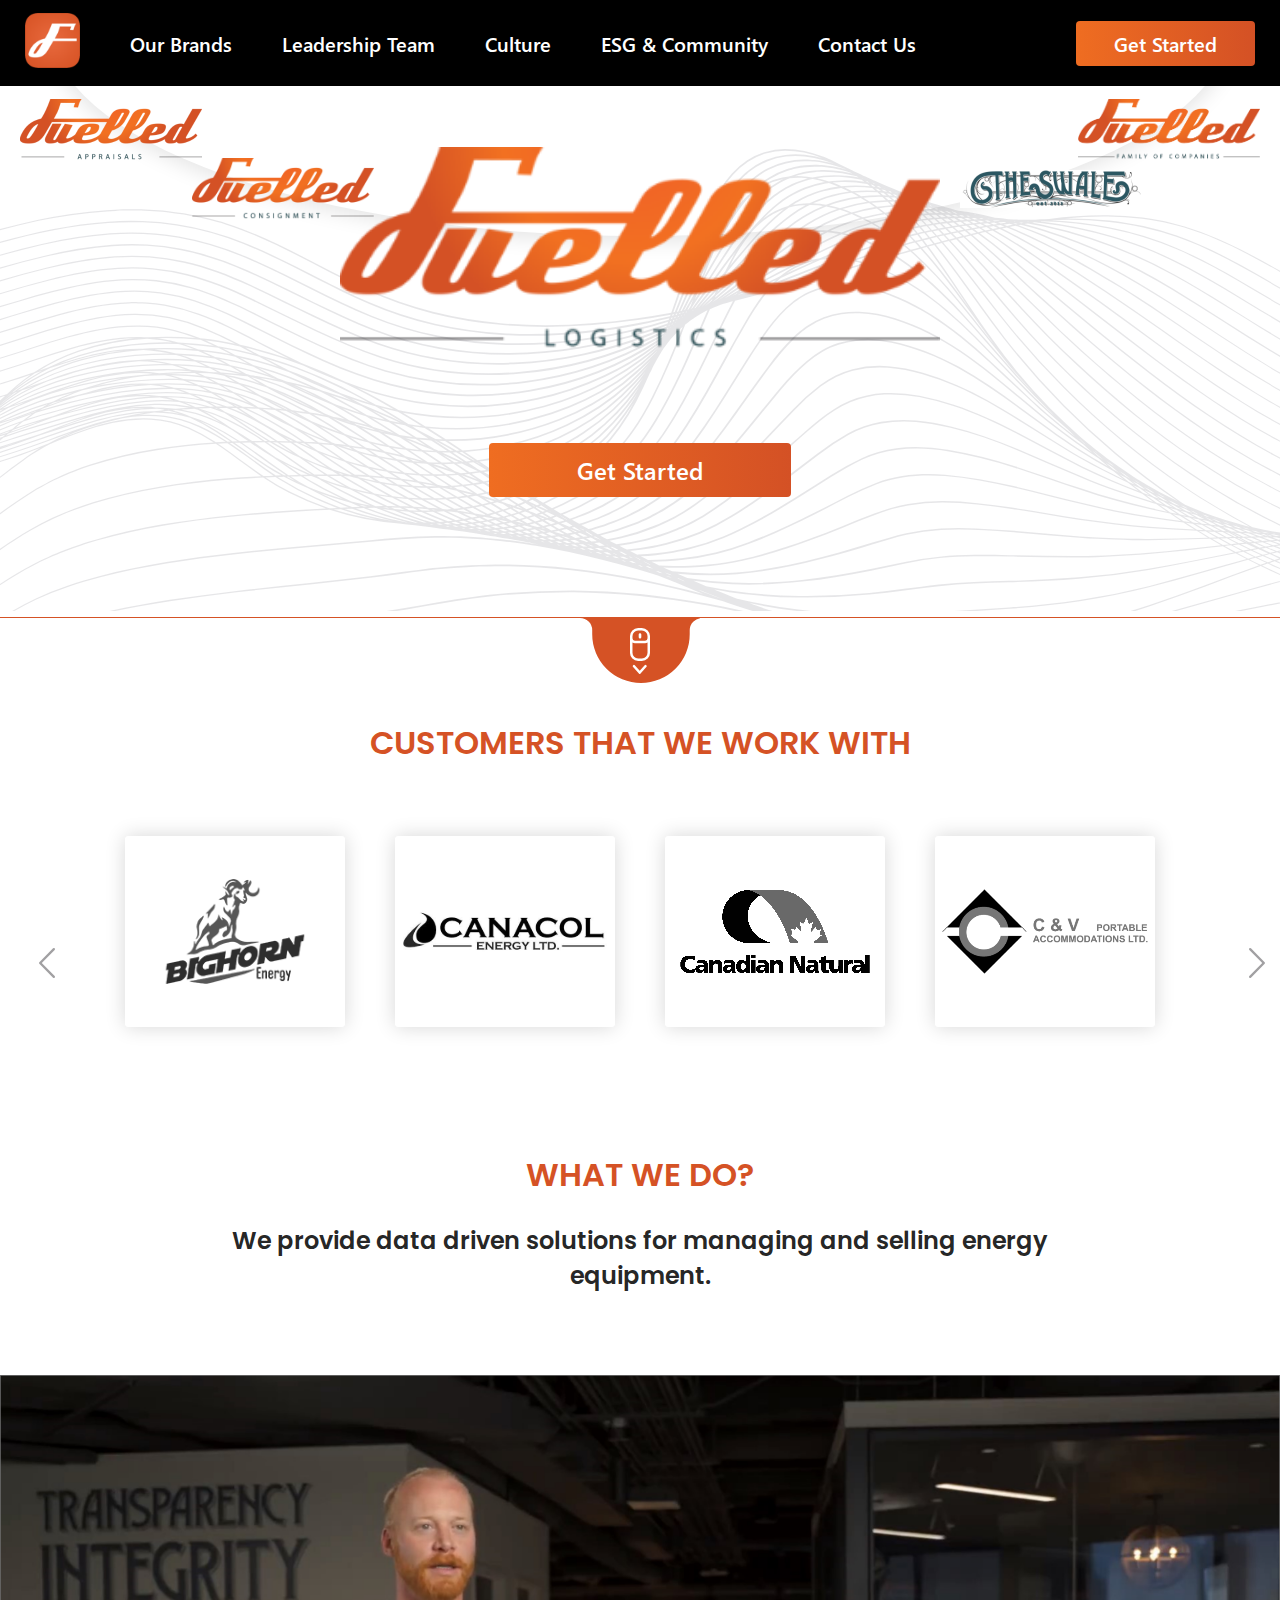
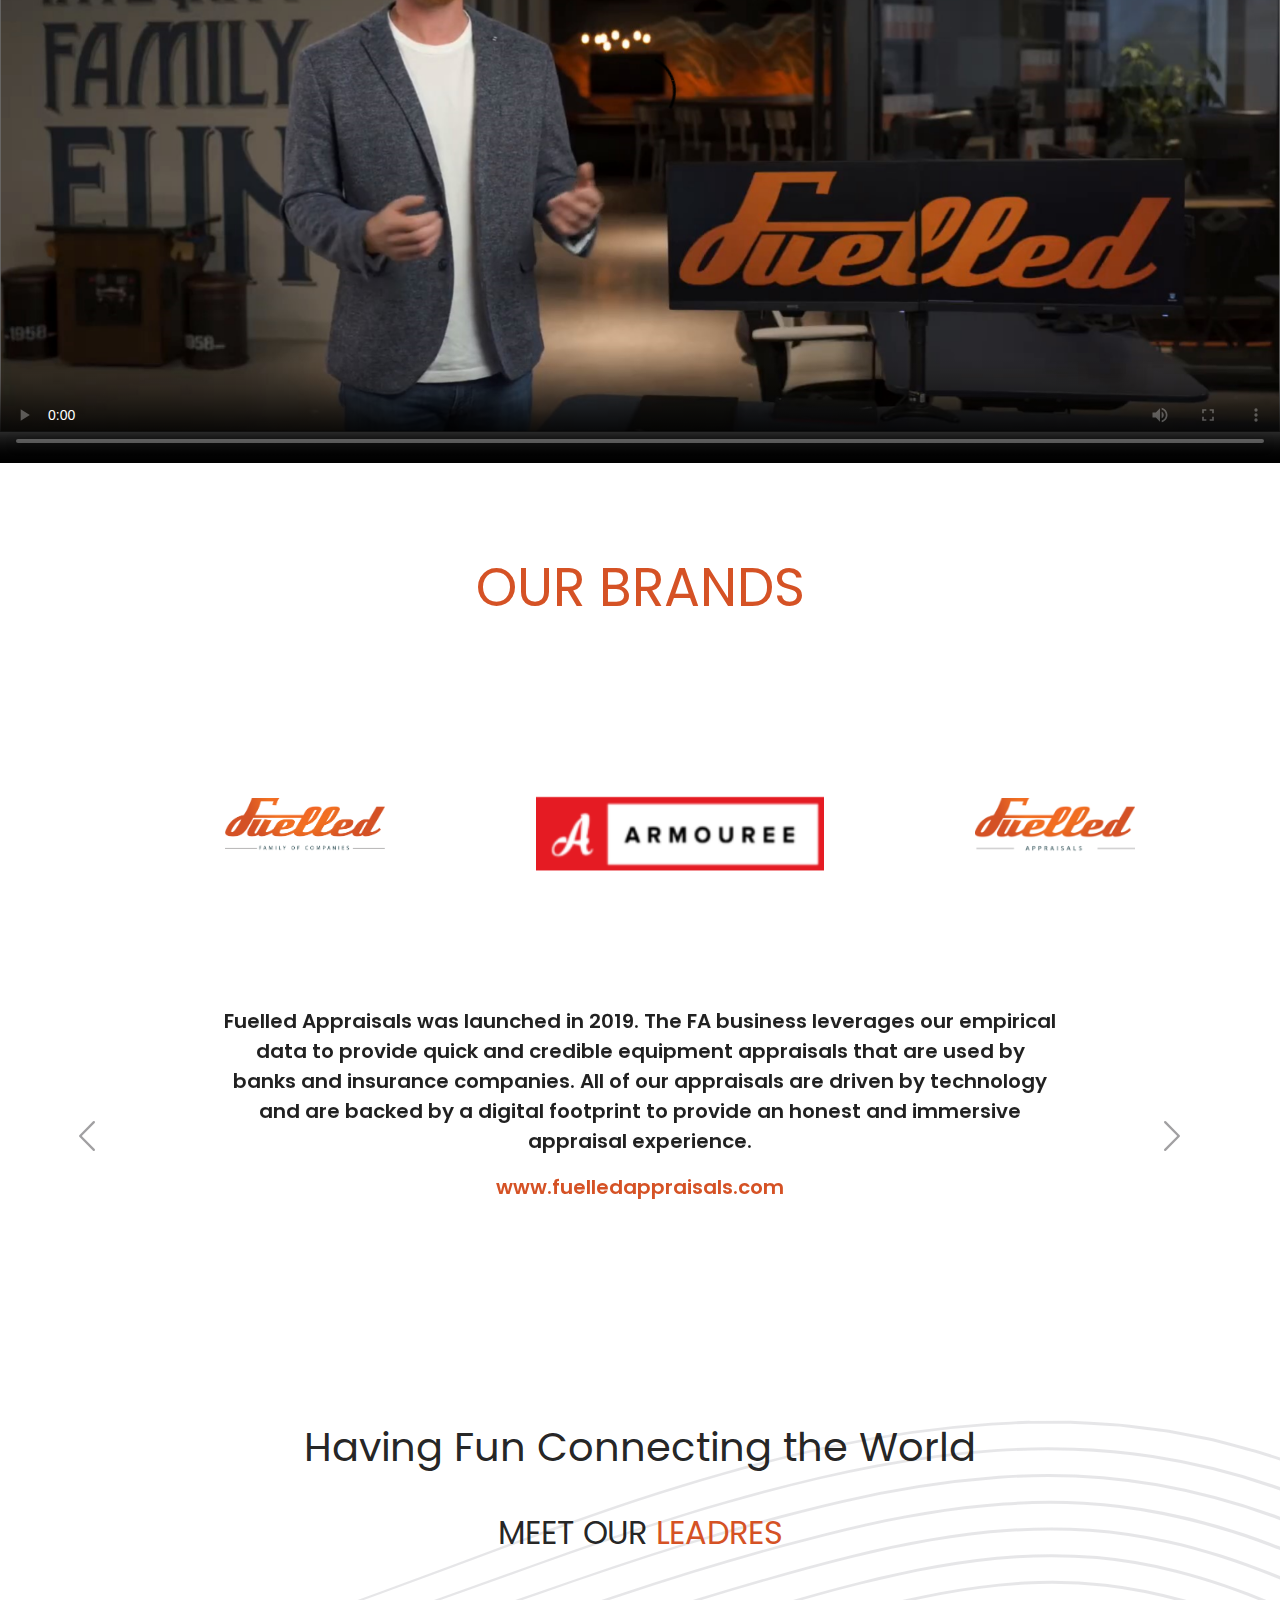
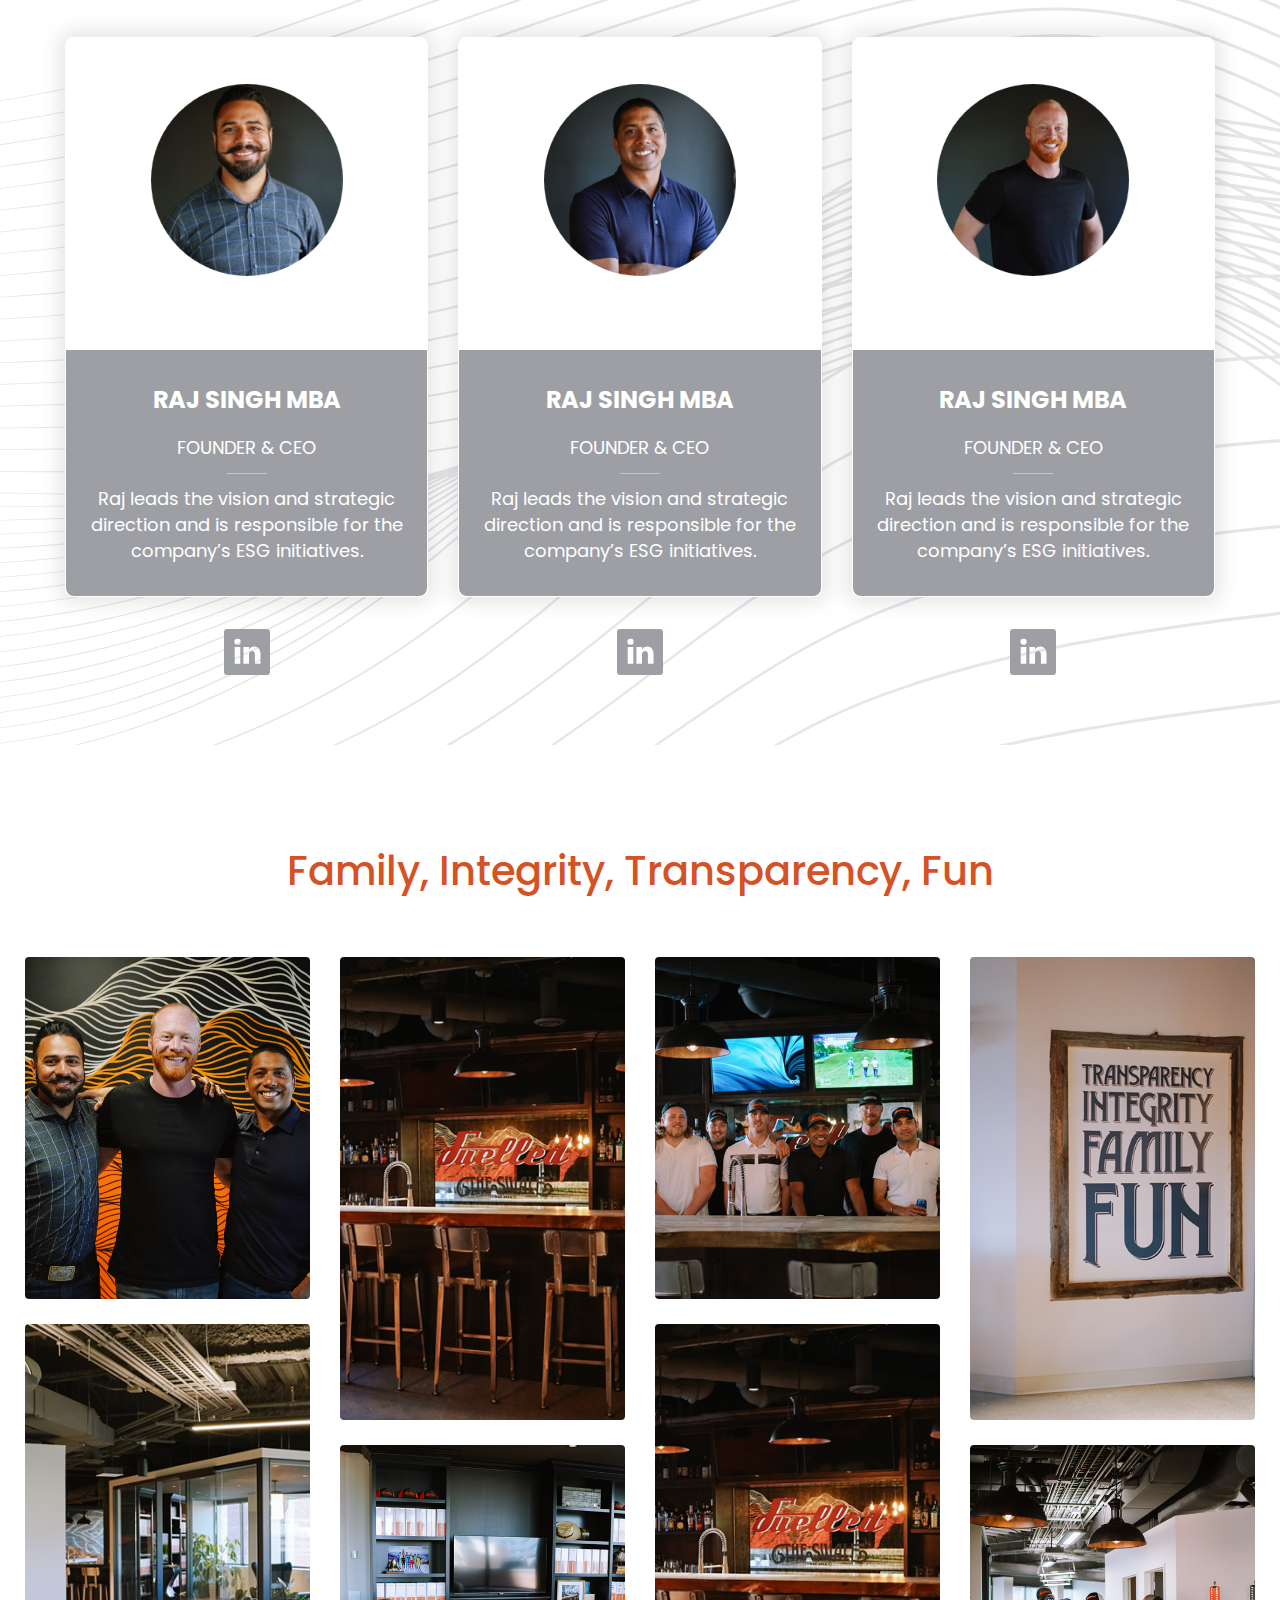
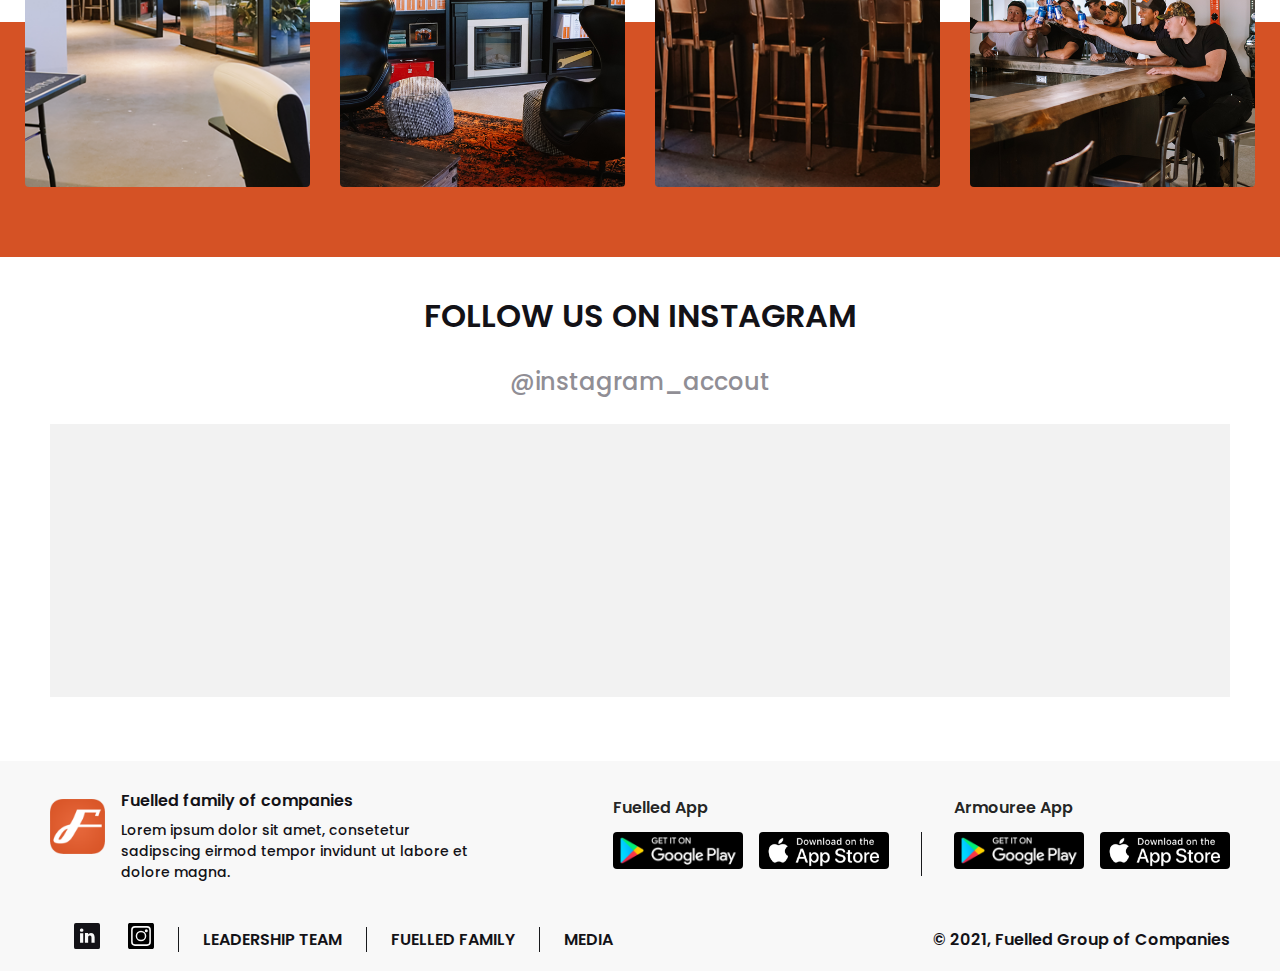
<file: index.html>
<!DOCTYPE html>
<html lang="en">

<head>
    <meta charset="UTF-8">
    <meta http-equiv="X-UA-Compatible" content="IE=edge">
    <meta name="viewport" content="width=device-width, initial-scale=1.0">
    <!-- Compiled and minified CSS -->
    <link rel="stylesheet" href="https://cdnjs.cloudflare.com/ajax/libs/materialize/1.0.0/css/materialize.min.css">
    <link href="https://fonts.googleapis.com/css2?family=Poppins:wght@400;500;600;700&display=swap" rel="stylesheet">

    <link rel="stylesheet" href="css/jquery.fancybox.css">
    <link rel="stylesheet" type="text/css" href="js/slick/slick.css" />
    <link rel="stylesheet" type="text/css" href="js/slick/slick-theme.css" />
    <link rel="stylesheet" href="css/index.css">
    <title>Home</title>
</head>

<body>
    <!-- Header -->
    <header class="header">
        <div class="container">
            <div class="header__inner">
                <div class="logo">
                    <a href="/" class="logo__link">
                        <img src='img/logoes/headerLogo.png' alt="header__logo" />
                    </a>
                </div>
                <div class="menu">
                    <div class="icon" id="icons">
                        <span></span>
                        <span></span>
                        <span></span>
                        <span></span>
                    </div>
                    <ul class="header__list">
                        <li class="header__list-element"><a href="#ourBrands" class="header__list-link">Our Brands</a>
                        </li>
                        <li class="header__list-element"><a href="#leaders" class="header__list-link">Leadership
                                Team</a></li>
                        <li class="header__list-element"><a href="#gallery" class="header__list-link">Culture</a></li>
                        <li class="header__list-element"><a href="community.html" class="header__list-link">ESG &
                                Community</a></li>
                        <li class="header__list-element"><a href="contact-us.html" class="header__list-link">Contact
                                Us</a></li>
                    </ul>
                </div>
                <a class="header__getStarted" href="#">Get Started</a>
            </div>
        </div>
    </header>

    <main>
        <section class="mainLogoes" id="family">
            <div class="container">
                <div class="mainLogoes__inner">
                    <div class="upImg">
                    </div>
                    <div class="mainLogoes__logoes">

                        <img class="carousel-item carousel-item--1" src="img/logoes/Fuelled_Appraisals.png"
                            alt="logo" />
                        <img class="carousel-item carousel-item--2" src="img/logoes/Fuelled_Consignment.png"
                            alt="logo" />
                        <img class="carousel-item carousel-item--3" src="img/logoes/Fuelled_Logistics.png" alt="logo" />
                        <img class="carousel-item carousel-item--4" src="img/logoes/gtheswale.png" alt="logo" />
                        <img class="carousel-item carousel-item--5" src="img/Fuelled_FamilyOfCompanies_V2.png"
                            alt="logo" />
                    </div>
                    <a href="#" class="mainLogos__block-btn">Get Started</a>
                </div>
            </div>
            <div class="bottomImg">
                <img src="img/bottomImg.svg" alt="bottomImg" />
            </div>
        </section>

        <section class="partners">
            <div class="container">
                <div class="partners__inner">
                    <div class="partners__mouseBtn">
                        <img class="partners__mouse" src="img/mouseBtn.svg" alt="mouse btn" />
                    </div>
                    <h2 class="partners__title">
                        customers that we work with
                    </h2>

                    <div class="partners__slider">
                        <div class="slider__container">
                            <div class="slider-item">
                                <a href="#">
                                    <img src="img/logoes/sliderLogo/bighorn.svg" alt="bighorn">
                                </a>
                            </div>
                            <div class="slider-item">
                                <a href="#">
                                    <img src="img/logoes/sliderLogo/canacol.svg" alt="canacol">
                                </a>
                            </div>
                            <div class="slider-item">
                                <a href="#">
                                    <img src="img/logoes/sliderLogo/canadianNatural.svg" alt="canadianNatural">
                                </a>
                            </div>
                            <div class="slider-item">
                                <a href="#">
                                    <img src="img/logoes/sliderLogo/CandV.svg" alt="candV">
                                </a>
                            </div>
                            <div class="slider-item">
                                <a href="#">
                                    <img src="img/logoes/sliderLogo/certarus.svg" alt="certarus">
                                </a>
                            </div>
                            <div class="slider-item">
                                <a href="#">
                                    <img src="img/logoes/sliderLogo/Chevron.svg" alt="Chevron">
                                </a>
                            </div>
                            <div class="slider-item">
                                <a href="#">
                                    <img src="img/logoes/sliderLogo/enercorp.svg" alt="enercorp">
                                </a>
                            </div>
                            <div class="slider-item">
                                <a href="#">
                                    <img src="img/logoes/sliderLogo/enerflex.svg" alt="enerflex">
                                </a>
                            </div>
                            <div class="slider-item">
                                <a href="#">
                                    <img src="img/logoes/sliderLogo/gardinal.svg" alt="gardinal">
                                </a>
                            </div>
                            <div class="slider-item">
                                <a href="#">
                                    <img src="img/logoes/sliderLogo/grantierra.svg" alt="grantierra">
                                </a>
                            </div>
                            <div class="slider-item">
                                <a href="#">
                                    <img src="img/logoes/sliderLogo/gtuit.svg" alt="gtuit">
                                </a>
                            </div>
                            <div class="slider-item">
                                <a href="#">
                                    <img src="img/logoes/sliderLogo/lynx.svg" alt="lynx">
                                </a>
                            </div>
                            <div class="slider-item">
                                <a href="#">
                                    <img src="img/logoes/sliderLogo/obsidian.svg" alt="obsidian">
                                </a>
                            </div>
                            <div class="slider-item">
                                <a href="#">
                                    <img src="img/logoes/sliderLogo/oilserve.svg" alt="oilserve">
                                </a>
                            </div>
                            <div class="slider-item">
                                <a href="#">
                                    <img src="img/logoes/sliderLogo/orphan.svg" alt="orphan">
                                </a>
                            </div>
                            <div class="slider-item">
                                <a href="#">
                                    <img src="img/logoes/sliderLogo/ovinitive.svg" alt="ovinitive">
                                </a>
                            </div>
                            <div class="slider-item">
                                <a href="#">
                                    <img src="img/logoes/sliderLogo/petrloeum.svg" alt="petroleum">
                                </a>
                            </div>

                            <div class="slider-item">
                                <a href="#">
                                    <img src="img/logoes/sliderLogo/peyto.svg" alt="peyto">
                                </a>
                            </div>
                            <div class="slider-item">
                                <a href="#">
                                    <img src="img/logoes/sliderLogo/pwc.svg" alt="pwc">
                                </a>
                            </div>
                            <div class="slider-item">
                                <a href="#">
                                    <img src="img/logoes/sliderLogo/razor.svg" alt="razor">
                                </a>
                            </div>
                            <div class="slider-item">
                                <a href="#">
                                    <img src="img/logoes/sliderLogo/rbc.svg" alt="rbc">
                                </a>
                            </div>

                            <div class="slider-item">
                                <a href="#">
                                    <img src="img/logoes/sliderLogo/specialized.svg" alt="specialized">
                                </a>
                            </div>
                            <div class="slider-item">
                                <a href="#">
                                    <img src="img/logoes/sliderLogo/stratchona.svg" alt="stratchona">
                                </a>
                            </div>
                            <div class="slider-item">
                                <a href="#">
                                    <img src="img/logoes/sliderLogo/taqa.svg" alt="taqa">
                                </a>
                            </div>
                            <div class="slider-item">
                                <a href="#">
                                    <img src="img/logoes/sliderLogo/tourmaline.svg" alt="tourmaline">
                                </a>
                            </div>
                            <div class="slider-item">
                                <a href="#">
                                    <img src="img/logoes/sliderLogo/valance.svg" alt="valance">
                                </a>
                            </div>
                            <div class="slider-item">
                                <a href="#">
                                    <img src="img/logoes/sliderLogo/zedcor.svg" alt="zedcor">
                                </a>
                            </div>
                        </div>
                    </div>

                    <div class="partners__aboutUs">
                        <h3 class="partners__aboutUs-title">WHAT WE DO?</h3>
                        <p class="partners__aboutUs-text">We provide data driven solutions for managing and selling
                            energy equipment.</p>
                    </div>

                </div>
            </div>
        </section>

        <section class="video">
            <div class="container">
                <video class="video__img" controls poster="img/video.png">
                    <source>
                </video>
            </div>
        </section>

        <section class="ourBrands" id="ourBrands">
            <div class="container">
                <div class="ourBrands__inner">
                    <div class="ourBrands__title">
                        <h2>OUR BRANDS</h2>
                    </div>
                    <div class="ourBrands__slider">

                        <div class="ourBrands__slider-img">
                            <img class="slider-img--inner" src="img/logoes/armouree.png" alt="armouree">
                            <img class="slider-img--inner" src="img/logoes/Fuelled_Appraisals.png"
                                alt="Fuelled_Appraisals">
                            <img class="slider-img--inner" src="img/logoes/Fuelled_Consignment.png"
                                alt="Fuelled_Consignment">
                            <img class="slider-img--inner" src="img/logoes/Fuelled_Logistics.png"
                                alt="Fuelled_Logistics">
                            <img class="slider-img--inner" src="img/logoes/gtheswale.png" alt="gtheswale">
                            <img class="slider-img--inner" src="img/Fuelled_FamilyOfCompanies_V2.png"
                                alt="Fuelled_FamilyOfCompanies_V2">
                        </div>
                    </div>

                    <div class="ourBrands__slider-text">
                        <div class="brand-texts">
                            <p class="brand-text">
                                Fuelled Appraisals was launched in 2019. The FA business leverages our empirical
                                data to provide quick and credible equipment appraisals that are used by banks
                                and insurance companies. All of our appraisals are driven by technology and are
                                backed by a digital footprint to provide an honest and immersive appraisal
                                experience.
                            </p>
                            <p class="brand-site">www.fuelledappraisals.com</p>
                        </div>
                        <div class="brand-texts">
                            <p class="brand-text">
                                Fuelled Appraisals was launched in 2019. The FA business leverages our empirical
                                data to provide quick and credible equipment appraisals that are used by banks
                                and insurance companies. All of our appraisals are driven by technology and are
                                backed by a digital footprint to provide an honest and immersive appraisal
                                experience.
                            </p>
                            <p class="brand-site">www.fuelledappraisals.com</p>
                        </div>
                        <div class="brand-texts">
                            <p class="brand-text">
                                Fuelled Appraisals was launched in 2019. The FA business leverages our empirical
                                data to provide quick and credible equipment appraisals that are used by banks
                                and insurance companies. All of our appraisals are driven by technology and are
                                backed by a digital footprint to provide an honest and immersive appraisal
                                experience.
                            </p>
                            <p class="brand-site">www.fuelledappraisals.com</p>
                        </div>
                        <div class="brand-texts">
                            <p class="brand-text">
                                Fuelled Appraisals was launched in 2019. The FA business leverages our empirical
                                data to provide quick and credible equipment appraisals that are used by banks
                                and insurance companies. All of our appraisals are driven by technology and are
                                backed by a digital footprint to provide an honest and immersive appraisal
                                experience.
                            </p>
                            <p class="brand-site">www.fuelledappraisals.com</p>
                        </div>
                        <div class="brand-texts">
                            <p class="brand-text">
                                Fuelled Appraisals was launched in 2019. The FA business leverages our empirical
                                data to provide quick and credible equipment appraisals that are used by banks
                                and insurance companies. All of our appraisals are driven by technology and are
                                backed by a digital footprint to provide an honest and immersive appraisal
                                experience.
                            </p>
                            <p class="brand-site">www.fuelledappraisals.com</p>
                        </div>
                        <div class="brand-texts">
                            <p class="brand-text">
                                Fuelled Appraisals was launched in 2019. The FA business leverages our empirical
                                data to provide quick and credible equipment appraisals that are used by banks
                                and insurance companies. All of our appraisals are driven by technology and are
                                backed by a digital footprint to provide an honest and immersive appraisal
                                experience.
                            </p>
                            <p class="brand-site">www.fuelledappraisals.com</p>
                        </div>
                    </div>
                </div>
            </div>
        </section>

        <section class="leaders" id="leaders">
            <div class="container">
                <div class="leaders__inner">
                    <div class="leaders__texts">
                        <h2>Having Fun Connecting the World</h2>
                        <h6>MEET OUR <span>LEADRES </span></h6>
                    </div>
                    <div class="leaders__card-container">
                        <div class="leaders__card">
                            <div class="card-container">
                                <div class="leaders__avatar">
                                    <div class="avatar-container">
                                        <img src='img/leader_1.png' alt="leader_1" />
                                    </div>
                                </div>
                                <div class="leaders__card-texts">
                                    <h2 class="leaders__card-name">RAJ SINGH MBA</h2>
                                    <h5 class="leaders__card-position">FOUNDER & CEO</h5>
                                    <span class="leaders__card-line"></span>
                                    <p class="leaders__card-info">Raj leads the vision and strategic direction and
                                        is responsible for the company’s ESG initiatives.</p>
                                </div>
                            </div>
                            <a href="/" class="leaders__linkedIn">
                                <svg xmlns="http://www.w3.org/2000/svg" width="46" height="46" viewBox="0 0 46 46">
                                    <defs>
                                        <style>
                                            .a {
                                                fill: #9E9FA4;
                                            }
                                        </style>
                                    </defs>
                                    <path class="a"
                                        d="M42.683,0H3.318A3.317,3.317,0,0,0,0,3.318V42.682A3.317,3.317,0,0,0,3.318,46H42.683A3.317,3.317,0,0,0,46,42.682V3.318A3.317,3.317,0,0,0,42.683,0ZM16.317,34.77h-5.6V17.917h5.6Zm-2.8-19.154H13.48a2.919,2.919,0,1,1,.074-5.823,2.921,2.921,0,1,1-.037,5.823Zm23,19.154h-5.6V25.754c0-2.266-.811-3.811-2.838-3.811A3.066,3.066,0,0,0,25.2,23.991a3.836,3.836,0,0,0-.184,1.367V34.77h-5.6s.073-15.271,0-16.852h5.6V20.3a5.561,5.561,0,0,1,5.048-2.782c3.685,0,6.449,2.409,6.449,7.585Zm0,0"
                                        transform="translate(0)" />
                                </svg>
                            </a>
                        </div>
                        <div class="leaders__card">
                            <div class="card-container">
                                <div class="leaders__avatar">
                                    <div class="avatar-container">
                                        <img src='img/leader_2.png' alt="leader_2" />
                                    </div>
                                </div>
                                <div class="leaders__card-texts">
                                    <h2 class="leaders__card-name">RAJ SINGH MBA</h2>
                                    <h5 class="leaders__card-position">FOUNDER & CEO</h5>
                                    <span class="leaders__card-line"></span>
                                    <p class="leaders__card-info">Raj leads the vision and strategic direction and
                                        is responsible for the company’s ESG initiatives.</p>
                                </div>
                            </div>
                            <a href="/" class="leaders__linkedIn">
                                <svg xmlns="http://www.w3.org/2000/svg" width="46" height="46" viewBox="0 0 46 46">
                                    <defs>
                                        <style>
                                            .a {
                                                fill: #9E9FA4;
                                            }
                                        </style>
                                    </defs>
                                    <path class="a"
                                        d="M42.683,0H3.318A3.317,3.317,0,0,0,0,3.318V42.682A3.317,3.317,0,0,0,3.318,46H42.683A3.317,3.317,0,0,0,46,42.682V3.318A3.317,3.317,0,0,0,42.683,0ZM16.317,34.77h-5.6V17.917h5.6Zm-2.8-19.154H13.48a2.919,2.919,0,1,1,.074-5.823,2.921,2.921,0,1,1-.037,5.823Zm23,19.154h-5.6V25.754c0-2.266-.811-3.811-2.838-3.811A3.066,3.066,0,0,0,25.2,23.991a3.836,3.836,0,0,0-.184,1.367V34.77h-5.6s.073-15.271,0-16.852h5.6V20.3a5.561,5.561,0,0,1,5.048-2.782c3.685,0,6.449,2.409,6.449,7.585Zm0,0"
                                        transform="translate(0)" />
                                </svg>
                            </a>
                        </div>
                        <div class="leaders__card">
                            <div class="card-container">
                                <div class="leaders__avatar">
                                    <div class="avatar-container">
                                        <img src='img/leaders_3.png' alt="leader_3" />
                                    </div>
                                </div>
                                <div class="leaders__card-texts">
                                    <h2 class="leaders__card-name">RAJ SINGH MBA</h2>
                                    <h5 class="leaders__card-position">FOUNDER & CEO</h5>
                                    <span class="leaders__card-line"></span>
                                    <p class="leaders__card-info">Raj leads the vision and strategic direction and
                                        is responsible for the company’s ESG initiatives.</p>
                                </div>
                            </div>
                            <a href="/" class="leaders__linkedIn">
                                <svg xmlns="http://www.w3.org/2000/svg" width="46" height="46" viewBox="0 0 46 46">
                                    <defs>
                                        <style>
                                            .a {
                                                fill: #9E9FA4;
                                            }
                                        </style>
                                    </defs>
                                    <path class="a"
                                        d="M42.683,0H3.318A3.317,3.317,0,0,0,0,3.318V42.682A3.317,3.317,0,0,0,3.318,46H42.683A3.317,3.317,0,0,0,46,42.682V3.318A3.317,3.317,0,0,0,42.683,0ZM16.317,34.77h-5.6V17.917h5.6Zm-2.8-19.154H13.48a2.919,2.919,0,1,1,.074-5.823,2.921,2.921,0,1,1-.037,5.823Zm23,19.154h-5.6V25.754c0-2.266-.811-3.811-2.838-3.811A3.066,3.066,0,0,0,25.2,23.991a3.836,3.836,0,0,0-.184,1.367V34.77h-5.6s.073-15.271,0-16.852h5.6V20.3a5.561,5.561,0,0,1,5.048-2.782c3.685,0,6.449,2.409,6.449,7.585Zm0,0"
                                        transform="translate(0)" />
                                </svg>
                            </a>
                        </div>
                    </div>
                </div>
            </div>
        </section>

        <section class="gallery" id="gallery">
            <div class="container">
                <div class="gallery__inner">
                    <h2 class="gallery__title">
                        Family, Integrity, Transparency, Fun
                    </h2>
                    <div class="gallery__container">
                        <div class="gallery__item">
                            <img class=" gallery__item-img gallery__item-img--small" src="img/masory/leaders.png"
                                alt="leaders">
                            <img class="gallery__item-img" src="img/masory/room-2.png" alt="room-2">
                        </div>
                        <div class="gallery__item">
                            <img class="gallery__item-img" src="img/masory/bar.png" alt="bar">
                            <img class=" gallery__item-img gallery__item-img--small" src="img/masory/room.png"
                                alt="room">
                        </div>
                        <div class="gallery__item">
                            <img class=" gallery__item-img gallery__item-img--small" src="img/masory/staff.png"
                                alt="staff">
                            <img class="gallery__item-img" src="img/masory/bar.png" alt="bar">
                        </div>
                        <div class="gallery__item">
                            <img class="gallery__item-img" src="img/masory/fun.png" alt="fun">
                            <img class=" gallery__item-img gallery__item-img--small" src="img/masory/bar-staff.png"
                                alt="bar-staff">
                        </div>
                    </div>
                </div>
            </div>
        </section>

        <section class="instagram">
            <div class="container">
                <div class="instagram__inner">
                    <div class="instagram__texts">
                        <h2 class="instagram__title">FOLLOW US ON INSTAGRAM</h2>
                        <a href="https://www.instagram.com/fuelled.inc/?hl=en" target="_blank"
                            class="instagram__link">@instagram_accout</a>
                    </div>
                    <div class="instagram__content">

                    </div>
                </div>
            </div>
        </section>
    </main>

    <footer class="footer">
        <div class="container">
            <div class="footer__inner">
                <div class="footer__main">
                    <div class="footer__about">
                        <div class="footer__pic">
                            <img src="img/logoes/headerLogo.png" alt="logo">
                        </div>
                        <div class="footer__texts">
                            <h6 class="footer__title">Fuelled family of companies</h6>
                            <p class="footer__text">Lorem ipsum dolor sit amet, consetetur sadipscing eirmod tempor
                                invidunt ut labore et dolore magna.</p>
                        </div>
                    </div>
                    <div class="footer__apps">
                        <div class="footer-app ">
                            <h6 class="app__title">fuelled app</h6>
                            <div class="app__links footer-app--left">
                                <a href="#" class="google__link">
                                    <img src="img/googlePlay.png" alt="googlePlay">
                                </a>
                                <a href="#" class="ios__link">
                                    <img src="img/iosApp.png" alt="iosApp">
                                </a>
                            </div>
                        </div>

                        <div class="footer-app">
                            <h6 class="app__title">armouree app</h6>
                            <div class="app__links">
                                <a href="#" class="google__link">
                                    <img src="img/googlePlay.png" alt="googlePlay">
                                </a>
                                <a href="#" class="ios__link">
                                    <img src="img/iosApp.png" alt="iosApp">
                                </a>
                            </div>
                        </div>

                    </div>
                </div>


                <div class="prefooter">
                    <ul class="prefooter__list">
                        <div>
                            <li class="prefooter__list-item prefooter__list-item--icons">
                                <a href="#" class="prefooter__list-link">
                                    <img src="img/black__linked.svg" alt="black__linked">
                                </a>
                            </li>
                            <li class="prefooter__list-item  prefooter__list-item--icons">
                                <a href="https://www.instagram.com/fuelled.inc/?hl=en" class="prefooter__list-link"
                                    target="_blank">
                                    <img src="img/black__insta.svg" alt="insta">
                                </a>
                            </li>

                        </div>

                        <li class="prefooter__list-item"><a href="#leaders" class="prefooter__list-link">Leadership
                                Team</a>
                        </li>
                        <li class="prefooter__list-item"><a href="#family" class="prefooter__list-link">Fuelled
                                Family</a>
                        </li>
                        <li class="prefooter__list-item"><a href="#" class="prefooter__list-link">media</a></li>
                    </ul>
                    <p class="author">© 2021, Fuelled Group of Companies</p>
                </div>
            </div>
        </div>
    </footer>

    <script src="https://ajax.googleapis.com/ajax/libs/jquery/3.5.1/jquery.min.js"></script>
    <!-- Compiled and minified JavaScript -->
    <script src="https://cdnjs.cloudflare.com/ajax/libs/materialize/1.0.0/js/materialize.min.js"></script>

    <script type="text/javascript" src="js/slick/slick.min.js"></script>
    <script src="js/header.js"></script>
    <script src="js/index.js"></script>
</body>

</html>
</file>
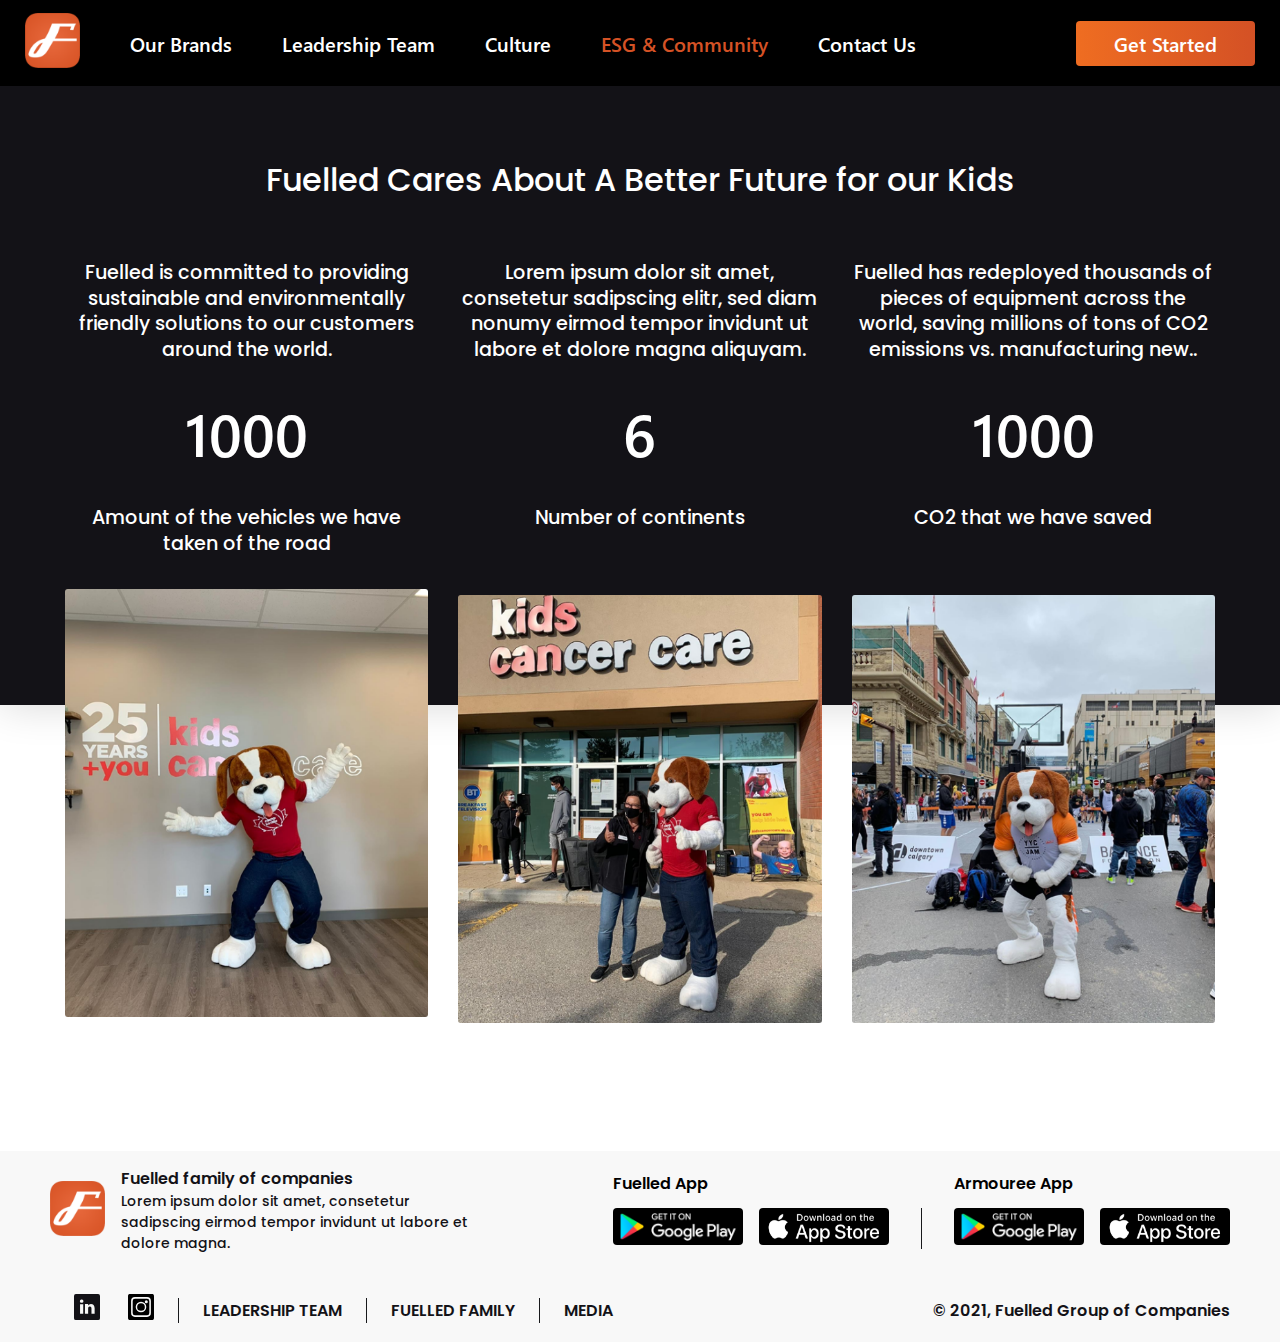
<file: community.html>
<!DOCTYPE html>
<html lang="en">

<head>
    <meta charset="UTF-8">
    <meta http-equiv="X-UA-Compatible" content="IE=edge">
    <meta name="viewport" content="width=device-width, initial-scale=1.0">
    <link href="https://fonts.googleapis.com/css2?family=Poppins:wght@400;500;600;700&display=swap" rel="stylesheet">
    <link rel="stylesheet" href="css/community.css">
    <title>ESG & Community</title>
</head>

<body>
    <header class="header">
        <div class="container">
            <div class="header__inner">
                <div class="logo">
                    <a href="/" class="logo__link">
                        <img src='img/logoes/headerLogo.png' alt="header__logo" />
                    </a>
                </div>
                <div class="menu">
                    <div class="icon" id="icons">
                        <span></span>
                        <span></span>
                        <span></span>
                        <span></span>
                    </div>
                    <ul class="header__list">
                        <li class="header__list-element"><a href="index.html#ourBrands" class="header__list-link">Our
                                Brands</a></li>
                        <li class="header__list-element"><a href="index.html#leaders"
                                class="header__list-link">Leadership Team</a></li>
                        <li class="header__list-element"><a href="index.html#gallery"
                                class="header__list-link">Culture</a></li>
                        <li class="header__list-element"><a href="#" class="header__list-link chosen">ESG &
                                Community</a></li>
                        <li class="header__list-element"><a href="contact-us.html" class="header__list-link">Contact
                                Us</a></li>
                    </ul>
                </div>
                <a class="header__getStarted" href="#">Get Started</a>
            </div>
        </div>
    </header>

    <main>
        <section class="fuelledCares">
            <div class="container">
                <div class="fuelledCares__inner">
                    <h1 class="fuelledCares__title">Fuelled Cares About A Better Future for our Kids</h1>
                    <div class="fuelledCares__container">

                        <div class="fuelledCares__block">
                            <div>
                                <p class="block__text-1">
                                    Fuelled is committed to providing sustainable and environmentally
                                    friendly solutions to our customers around the world.
                                </p>
                                <p class="block__number" data-count="1000">1000</p>
                                <p class="block__text-2 block__text-2--long">Amount of the vehicles we have taken of the
                                    road</p>
                            </div>
                            <img class="block-img" src="img/fuelledCares_1.png" alt="fuelledCares_1">
                        </div>

                        <div class="fuelledCares__block">
                            <div>
                                <p class="block__text-1">
                                    Lorem ipsum dolor sit amet, consetetur sadipscing elitr, sed diam nonumy eirmod
                                    tempor
                                    invidunt ut labore et dolore magna aliquyam.
                                </p>
                                <p class="block__number" data-count="6">6</p>
                                <p class="block__text-2 block__text-2--short">Number of continents</p>
                            </div>
                            <img class="block-img" src="img/fuelledCares_2.png" alt="fuelledCares_2">
                        </div>

                        <div class="fuelledCares__block">
                            <div>
                                <p class="block__text-1">
                                    Fuelled has redeployed thousands of pieces of equipment across the world, saving
                                    millions of tons of CO2 emissions vs. manufacturing new..
                                </p>
                                <p class="block__number" data-count="1000">1000</p>
                                <p class="block__text-2">CO2 that we have saved</p>
                            </div>
                            <img class="block-img" src="img/fuelledCares_3.png" alt="fuelledCares_3">
                        </div>
                    </div>
                </div>
            </div>
        </section>
    </main>


    <footer class="footer">
        <div class="container">
            <div class="footer__inner">
                <div class="footer__main">
                    <div class="footer__about">
                        <div class="footer__pic">
                            <img src="img/logoes/headerLogo.png" alt="logo">
                        </div>
                        <div class="footer__texts">
                            <h6 class="footer__title">Fuelled family of companies</h6>
                            <p class="footer__text">Lorem ipsum dolor sit amet, consetetur sadipscing eirmod tempor
                                invidunt ut labore et dolore magna.</p>
                        </div>
                    </div>
                    <div class="footer__apps">
                        <div class="footer-app ">
                            <h6 class="app__title">fuelled app</h6>
                            <div class="app__links footer-app--left">
                                <a href="#" class="google__link">
                                    <img src="img/googlePlay.png" alt="googlePlay">
                                </a>
                                <a href="#" class="ios__link">
                                    <img src="img/iosApp.png" alt="iosApp">
                                </a>
                            </div>
                        </div>

                        <div class="footer-app">
                            <h6 class="app__title">armouree app</h6>
                            <div class="app__links">
                                <a href="#" class="google__link">
                                    <img src="img/googlePlay.png" alt="googlePlay">
                                </a>
                                <a href="#" class="ios__link">
                                    <img src="img/iosApp.png" alt="iosApp">
                                </a>
                            </div>
                        </div>

                    </div>
                </div>


                <div class="prefooter">
                    <ul class="prefooter__list">
                        <div>
                            <li class="prefooter__list-item prefooter__list-item--icons">
                                <a href="#" class="prefooter__list-link">
                                    <img src="img/black__linked.svg" alt="black__linked">
                                </a>
                            </li>
                            <li class="prefooter__list-item  prefooter__list-item--icons">
                                <a href="https://www.instagram.com/fuelled.inc/?hl=en" class="prefooter__list-link"
                                    target="_blank">
                                    <img src="img/black__insta.svg" alt="insta">
                                </a>
                            </li>

                        </div>

                        <li class="prefooter__list-item"><a href="index.html#leaders"
                                class="prefooter__list-link">Leadership Team</a>
                        </li>
                        <li class="prefooter__list-item"><a href="index.html#family"
                                class="prefooter__list-link">Fuelled Family</a>
                        </li>
                        <li class="prefooter__list-item"><a href="#" class="prefooter__list-link">media</a></li>
                    </ul>
                    <p class="author">© 2021, Fuelled Group of Companies</p>
                </div>
            </div>
        </div>
    </footer>

    <script src="https://ajax.googleapis.com/ajax/libs/jquery/3.5.1/jquery.min.js"></script>

    <script src="js/header.js"></script>
    <script src="js/community.js"></script>
</body>

</html>
</file>
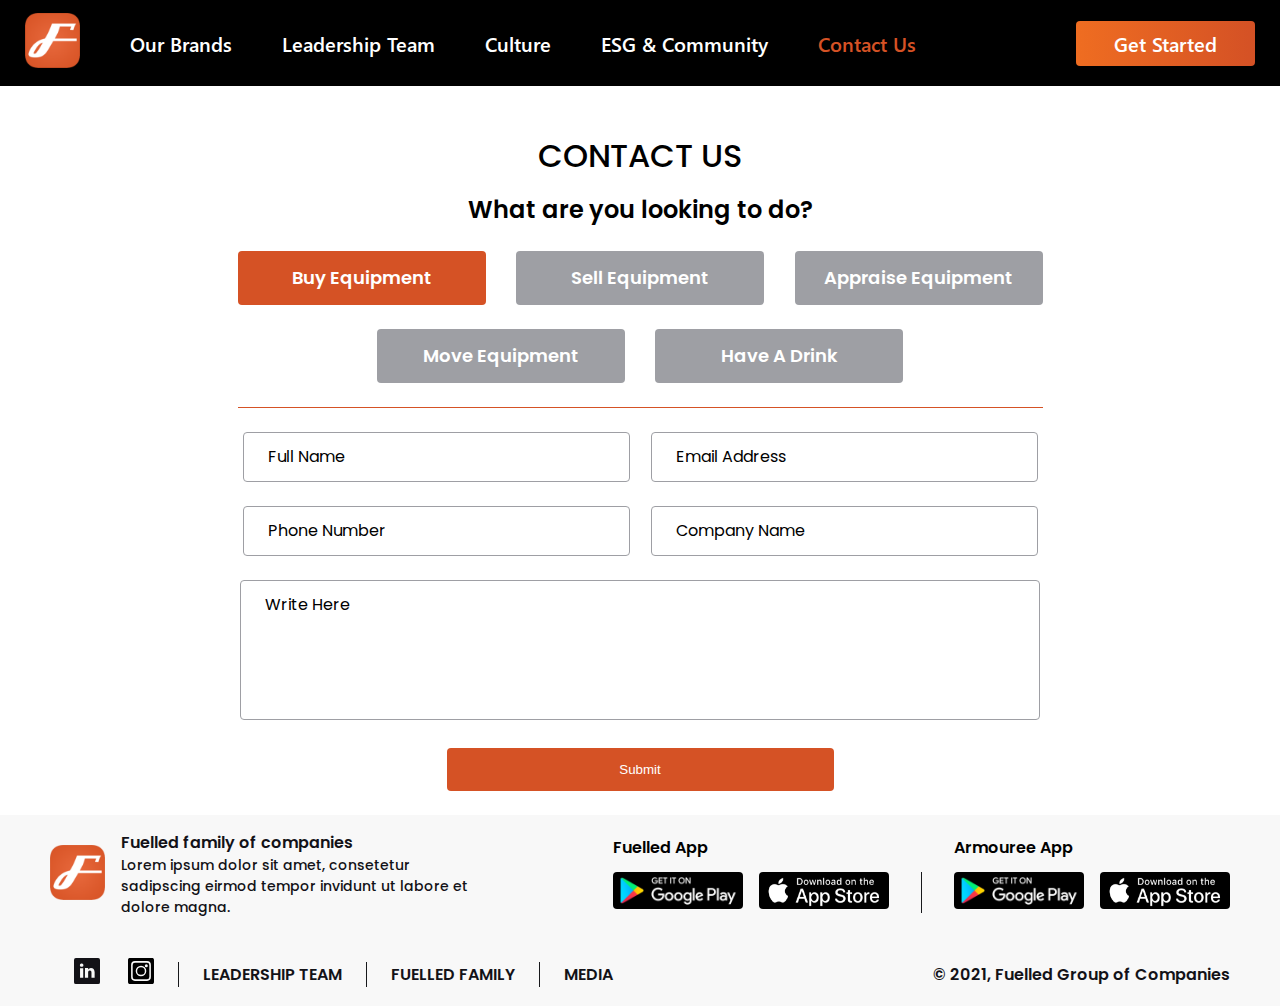
<file: contact-us.html>
<!DOCTYPE html>
<html lang="en">

<head>
    <meta charset="UTF-8">
    <meta http-equiv="X-UA-Compatible" content="IE=edge">
    <meta name="viewport" content="width=device-width, initial-scale=1.0">
    <link href="https://fonts.googleapis.com/css2?family=Poppins:wght@400;500;600;700&display=swap" rel="stylesheet">
    <link rel="stylesheet" href="css/contact-us.css">
    <title>Contact Us</title>
</head>

<body>
    <!-- Header -->
    <header class="header">
        <div class="container">
            <div class="header__inner">
                <div class="logo">
                    <a href="/" class="logo__link">
                        <img src='img/logoes/headerLogo.png' alt="header__logo" />
                    </a>
                </div>
                <div class="menu">
                    <div class="icon" id="icons">
                        <span></span>
                        <span></span>
                        <span></span>
                        <span></span>
                    </div>
                    <ul class="header__list">
                        <li class="header__list-element"><a href="index.html#ourBrands" class="header__list-link">Our
                                Brands</a>
                        </li>
                        <li class="header__list-element"><a href="index.html#leaders"
                                class="header__list-link">Leadership
                                Team</a></li>
                        <li class="header__list-element"><a href="index.html#gallery"
                                class="header__list-link">Culture</a></li>
                        <li class="header__list-element"><a href="community.html" class="header__list-link ">ESG &
                                Community</a></li>
                        <li class="header__list-element"><a href="contact-us.html"
                                class="header__list-link chosen">Contact
                                Us</a></li>
                    </ul>
                </div>
                <a class="header__getStarted" href="#">Get Started</a>
            </div>
        </div>
    </header>


    <main>
        <section class="contact-us">
            <div class="container">
                <div class="contact-us__inner">
                    <h1 class="contact-us__title">CONTACT US</h1>
                    <h4 class="contact-us__subTitle">What are you looking to do?</h4>
                    <form class="contact-form">
                        <div class="contact-form__radio">
                            <input type="radio" class="radio__input" id="buyEquipment" name="looking"
                                value="buyEquipment" checked />
                            <label class="radio__label" for="buyEquipment">Buy equipment</label>

                            <input type="radio" class="radio__input" id="sellEquipment" name="looking"
                                value="sellEquipment" />
                            <label class="radio__label" for="sellEquipment">Sell Equipment</label>

                            <input type="radio" class="radio__input" id="appraiseEquipment" name="looking"
                                value="appraiseEquipment" />
                            <label class="radio__label" for="appraiseEquipment">Appraise Equipment</label>
                            <div>
                                <input type="radio" class="radio__input" id="moveEquipment" name="looking"
                                    value="moveEquipment" />
                                <label class="radio__label" for="moveEquipment">Move Equipment</label>

                                <input type="radio" class="radio__input" id="haveADrink" name="looking"
                                    value="haveADrink" />
                                <label class="radio__label" for="haveADrink">Have a Drink</label>
                            </div>

                        </div>
                        <div class="contact-form__input">
                            <div class="input__block">
                                <input type="text" placeholder="Full Name" />
                                <input type="email" placeholder="Email Address" />
                            </div>
                            <div class="input__block">
                                <input type="tel" placeholder="Phone Number" />
                                <input type="text" placeholder="Company Name" />
                            </div>
                            <textarea class="contact-form__textarea" placeholder="Write Here"></textarea>
                        </div>
                        <button class="contact-form__btn" type="submit">Submit</button>

                    </form>
                </div>
            </div>
        </section>
    </main>

    <footer class="footer">
        <div class="container">
            <div class="footer__inner">
                <div class="footer__main">
                    <div class="footer__about">
                        <div class="footer__pic">
                            <img src="img/logoes/headerLogo.png" alt="logo">
                        </div>
                        <div class="footer__texts">
                            <h6 class="footer__title">Fuelled family of companies</h6>
                            <p class="footer__text">Lorem ipsum dolor sit amet, consetetur sadipscing eirmod tempor
                                invidunt ut labore et dolore magna.</p>
                        </div>
                    </div>
                    <div class="footer__apps">
                        <div class="footer-app ">
                            <h6 class="app__title">fuelled app</h6>
                            <div class="app__links footer-app--left">
                                <a href="#" class="google__link">
                                    <img src="img/googlePlay.png" alt="googlePlay">
                                </a>
                                <a href="#" class="ios__link">
                                    <img src="img/iosApp.png" alt="iosApp">
                                </a>
                            </div>
                        </div>

                        <div class="footer-app">
                            <h6 class="app__title">armouree app</h6>
                            <div class="app__links">
                                <a href="#" class="google__link">
                                    <img src="img/googlePlay.png" alt="googlePlay">
                                </a>
                                <a href="#" class="ios__link">
                                    <img src="img/iosApp.png" alt="iosApp">
                                </a>
                            </div>
                        </div>

                    </div>
                </div>


                <div class="prefooter">
                    <ul class="prefooter__list">
                        <div>
                            <li class="prefooter__list-item prefooter__list-item--icons">
                                <a href="#" class="prefooter__list-link">
                                    <img src="img/black__linked.svg" alt="black__linked">
                                </a>
                            </li>
                            <li class="prefooter__list-item  prefooter__list-item--icons">
                                <a href="https://www.instagram.com/fuelled.inc/?hl=en" class="prefooter__list-link"
                                    target="_blank">
                                    <img src="img/black__insta.svg" alt="insta">
                                </a>
                            </li>

                        </div>

                        <li class="prefooter__list-item"><a href="index.html#leaders"
                                class="prefooter__list-link">Leadership
                                Team</a>
                        </li>
                        <li class="prefooter__list-item"><a href="index.html#family"
                                class="prefooter__list-link">Fuelled
                                Family</a>
                        </li>
                        <li class="prefooter__list-item"><a href="#" class="prefooter__list-link">media</a></li>
                    </ul>
                    <p class="author">© 2021, Fuelled Group of Companies</p>
                </div>
            </div>
        </div>
    </footer>

    <script src="https://ajax.googleapis.com/ajax/libs/jquery/3.5.1/jquery.min.js"></script>
    <!-- Compiled and minified JavaScript -->
    <script src="js/header.js"></script>

</body>

</html>
</file>
<file: css/index.css>
* {
  margin: 0;
  padding: 0;
  -webkit-box-sizing: border-box;
          box-sizing: border-box;
  scroll-behavior: smooth;
}

.container {
  max-width: 1670px;
  width: 100%;
  margin: 0 auto;
  padding: 0 25px;
}

ul {
  margin: 0;
  padding: 0;
  list-style-type: none;
}

a {
  text-decoration: none;
}

button,
input {
  outline: none;
}

.header {
  background-color: #000000;
  width: 100% !important;
  position: fixed;
  z-index: 100;
}

.header__inner {
  display: -webkit-box;
  display: -ms-flexbox;
  display: flex;
  -webkit-box-pack: justify;
      -ms-flex-pack: justify;
          justify-content: space-between;
  -webkit-box-align: center;
      -ms-flex-align: center;
          align-items: center;
  font-family: "SegoiUI";
  font-size: 20px;
  line-height: 27px;
  height: auto;
  width: 100%;
}

.header .logo {
  padding: 13px 0;
}

.header .menu {
  margin-right: auto;
}

@media (max-width: 1145px) {
  .header .menu {
    margin-right: 0;
    margin-left: auto;
    margin-top: 5px;
  }
}

.header__getStarted {
  color: #ffffff;
  padding: 9px 38px;
  background: transparent -webkit-gradient(linear, left top, right top, from(#EF6D21), to(#D45125)) 0% 0% no-repeat;
  background: transparent linear-gradient(90deg, #EF6D21 0%, #D45125 100%) 0% 0% no-repeat;
  border-radius: 4px;
  margin-left: 25px;
}

@media (max-width: 550px) {
  .header__getStarted {
    font-size: 14px;
  }
}

.header__list {
  display: -webkit-box;
  display: -ms-flexbox;
  display: flex;
  -webkit-box-align: center;
      -ms-flex-align: center;
          align-items: center;
}

@media (max-width: 1145px) {
  .header__list {
    position: absolute;
    display: block;
    top: 0;
    right: 0;
    left: 0;
    margin-top: 50px;
    background: rgba(184, 184, 184, 0.9);
    z-index: 1000;
    overflow: auto;
    opacity: 0;
    top: -850px;
    -webkit-transition: all 0.3s ease-in-out;
    transition: all 0.3s ease-in-out;
  }
  .header__list.active-header {
    top: 35px;
    opacity: 1;
    text-align: center;
  }
  .header__list.active-header .header__list-element {
    margin-left: 0;
    padding: 55px 0;
  }
}

.header__list-element {
  margin-left: 50px;
}

.header__list-link {
  color: #ffffff;
  -webkit-transition: all 0.3s ease-in-out;
  transition: all 0.3s ease-in-out;
}

.header__list-link:hover {
  color: #D55225;
}

.header__list-link.chosen {
  color: #D55225;
}

.menu.menu-open .icon span:nth-child(1), .menu.menu-open .icon span:nth-child(4) {
  top: 18px;
  left: 50%;
  width: 0;
}

.menu.menu-open .icon span:nth-child(2) {
  -webkit-transform: rotate(45deg);
          transform: rotate(45deg);
}

.menu.menu-open .icon span:nth-child(3) {
  -webkit-transform: rotate(-45deg);
          transform: rotate(-45deg);
}

.icon {
  display: none;
  width: 45px;
  height: 35px;
  position: relative;
  cursor: pointer;
  z-index: 150;
}

.icon span {
  display: block;
  position: absolute;
  height: 6px;
  width: 100%;
  background: #D55225;
  border-radius: 9px;
  left: 0;
  -webkit-transition: rotate(0deg);
  transition: rotate(0deg);
  -webkit-transition: all 0.25s ease-in-out;
  transition: all 0.25s ease-in-out;
}

.icon span:nth-child(1) {
  top: 0;
}

.icon span:nth-child(2), .icon span:nth-child(3) {
  top: 13px;
}

.icon span:nth-child(4) {
  top: 26px;
}

@media (max-width: 1145px) {
  .icon {
    display: inline-block;
  }
}

.footer {
  background: #F8F8F8;
}

.footer__inner {
  padding: 15px 25px;
}

.footer__main {
  display: -webkit-box;
  display: -ms-flexbox;
  display: flex;
  -webkit-box-pack: justify;
      -ms-flex-pack: justify;
          justify-content: space-between;
  -webkit-box-align: center;
      -ms-flex-align: center;
          align-items: center;
  margin-bottom: 40px;
}

@media (max-width: 430px) {
  .footer__main {
    -webkit-box-orient: vertical;
    -webkit-box-direction: normal;
        -ms-flex-direction: column;
            flex-direction: column;
    -webkit-box-pack: center;
        -ms-flex-pack: center;
            justify-content: center;
  }
}

.footer__about {
  max-width: 440px;
  width: 100%;
  margin-right: 15px;
  display: -webkit-box;
  display: -ms-flexbox;
  display: flex;
  -webkit-box-align: center;
      -ms-flex-align: center;
          align-items: center;
  -webkit-box-pack: justify;
      -ms-flex-pack: justify;
          justify-content: space-between;
}

@media (max-width: 820px) {
  .footer__about {
    -webkit-box-orient: vertical;
    -webkit-box-direction: normal;
        -ms-flex-direction: column;
            flex-direction: column;
    -webkit-box-align: start;
        -ms-flex-align: start;
            align-items: flex-start;
  }
}

@media (max-width: 430px) {
  .footer__about {
    -webkit-box-align: center;
        -ms-flex-align: center;
            align-items: center;
    text-align: center;
  }
}

.footer__pic {
  margin-right: 16px;
}

.footer__texts {
  font-family: "Poppins", sans-serif;
  color: #131217;
}

.footer__title {
  font-size: 16px;
  line-height: 25px;
  font-weight: 600;
}

@media (max-width: 420px) {
  .footer__title {
    font-size: 14px;
    line-height: 18px;
  }
}

.footer__text {
  font-size: 14px;
  line-height: 21px;
  font-weight: 500;
}

.footer__apps {
  display: -webkit-box;
  display: -ms-flexbox;
  display: flex;
  -webkit-box-align: center;
      -ms-flex-align: center;
          align-items: center;
}

@media (max-width: 1180px) {
  .footer__apps {
    -webkit-box-orient: vertical;
    -webkit-box-direction: normal;
        -ms-flex-direction: column;
            flex-direction: column;
    -webkit-box-pack: center;
        -ms-flex-pack: center;
            justify-content: center;
  }
}

@media (max-width: 430px) {
  .footer__apps {
    text-align: center;
  }
}

.google__link {
  margin-right: 12px;
}

@media (max-width: 430px) {
  .google__link {
    margin-right: 0;
  }
}

.footer-app--left {
  padding-right: 32px;
  border-right: 1px solid #18191C;
  margin-right: 32px;
}

@media (max-width: 1180px) {
  .footer-app--left {
    padding-bottom: 32px;
    border-bottom: 1px solid #18191C;
    padding-right: 0;
    border-right: none;
    margin-right: 0;
  }
}

.app__title {
  text-transform: capitalize;
  font-size: 16px;
  line-height: 25px;
  font-family: "Poppins", sans-serif;
  font-weight: 600;
  margin-bottom: 12px;
}

.prefooter {
  display: -webkit-box;
  display: -ms-flexbox;
  display: flex;
  -webkit-box-pack: justify;
      -ms-flex-pack: justify;
          justify-content: space-between;
  -webkit-box-align: center;
      -ms-flex-align: center;
          align-items: center;
}

.prefooter__list {
  display: -webkit-box;
  display: -ms-flexbox;
  display: flex;
  -webkit-box-align: center;
      -ms-flex-align: center;
          align-items: center;
}

.prefooter__list-item {
  padding-left: 24px;
  margin-left: 24px;
  border-left: 1px solid #18191C;
}

.prefooter__list-item--icons {
  margin-left: 0;
  border-left: none;
  display: inline-block;
}

.prefooter__list-link {
  text-transform: uppercase;
  font-size: 16px;
  line-height: 25px;
  font-family: "Poppins", sans-serif;
  font-weight: 600;
  color: #131217;
}

@media (max-width: 960px) {
  .prefooter__list {
    -webkit-box-orient: vertical;
    -webkit-box-direction: normal;
        -ms-flex-direction: column;
            flex-direction: column;
    -webkit-box-align: center;
        -ms-flex-align: center;
            align-items: center;
  }
  .prefooter__list-item {
    padding-left: 0;
    margin-left: 0;
    border-left: none;
    padding-bottom: 24px;
  }
  .prefooter__list-item--icons {
    display: inline-block;
    margin: 0 15px;
  }
}

.prefooter .author {
  font-size: 16px;
  line-height: 25px;
  font-family: "Poppins", sans-serif;
  font-weight: 600;
  color: #131217;
}

@media (max-width: 540px) {
  .prefooter {
    -webkit-box-orient: vertical;
    -webkit-box-direction: normal;
        -ms-flex-direction: column;
            flex-direction: column;
    -webkit-box-align: center;
        -ms-flex-align: center;
            align-items: center;
    -webkit-box-pack: center;
        -ms-flex-pack: center;
            justify-content: center;
  }
}

@font-face {
  font-family: "SegoiUI";
  src: url("./fonts/segoeUI-semibold.ttf");
}

* {
  margin: 0;
  padding: 0;
  -webkit-box-sizing: border-box;
          box-sizing: border-box;
  scroll-behavior: smooth;
}

.container {
  max-width: 1670px;
  width: 100%;
  margin: 0 auto;
  padding: 0 25px;
}

ul {
  margin: 0;
  padding: 0;
  list-style-type: none;
}

a {
  text-decoration: none;
}

button,
input {
  outline: none;
}

.mainLogoes {
  border-bottom: 1px solid #D55225;
  position: relative;
}

.mainLogoes__inner {
  margin: 0 auto;
  padding: 25px 25px 0;
}

.mainLogoes__inner .upImg {
  z-index: -1;
  width: 100%;
  height: 33vw;
  min-height: 280px;
  border-radius: 50%;
  -webkit-box-shadow: 0 0 20px 6px rgba(0, 0, 0, 0.1);
          box-shadow: 0 0 20px 6px rgba(0, 0, 0, 0.1);
  -webkit-clip-path: polygon(0% 501%, -1% 48%, 115% 51%);
          clip-path: polygon(0% 501%, -1% 48%, 115% 51%);
  margin-top: -16.5vw;
}

@media (max-width: 700px) {
  .mainLogoes__inner .upImg {
    opacity: 0;
  }
}

.bottomImg {
  position: absolute;
  bottom: 0;
  z-index: -1;
}

.bottomImg img {
  width: 100%;
  height: 462px;
  -o-object-fit: cover;
     object-fit: cover;
}

.mainLogos__block-btn {
  position: relative;
  left: 50%;
  color: #ffffff;
  display: inline-block;
  -webkit-transform: translateX(-50%);
          transform: translateX(-50%);
  margin: 207px 0 120px;
  padding: 11px 88px;
  background: transparent -webkit-gradient(linear, left top, right top, from(#EF6D21), to(#D45125)) 0% 0% no-repeat;
  background: transparent linear-gradient(90deg, #EF6D21 0%, #D45125 100%) 0% 0% no-repeat;
  border-radius: 4px;
  font-family: "SegoiUI";
  font-size: 24px;
  line-height: 32px;
}

@media (max-width: 800px) {
  .mainLogos__block-btn {
    font-size: 18px;
    line-height: 24px;
    padding: 11px 50px;
  }
}

@media (max-width: 450px) {
  .mainLogos__block-btn {
    font-size: 14px;
    line-height: 18px;
    padding: 11px 50px;
    margin: 100px 0 120px;
  }
}

.carousel-item {
  position: absolute;
  width: 182px;
}

@media (max-width: 870px) {
  .carousel-item {
    width: 140px;
  }
}

.carousel-item--1 {
  top: 6.7vw;
  left: calc(((100% - 1670px) / 2) + 4%);
  -webkit-transform: translateX(-50%);
          transform: translateX(-50%);
  -webkit-animation: upDown 3s -1.25s ease-in-out infinite;
          animation: upDown 3s -1.25s ease-in-out infinite;
}

@media (max-width: 1600px) {
  .carousel-item--1 {
    left: 20px;
    -webkit-transform: translateX(0);
            transform: translateX(0);
  }
}

@media (max-width: 1420px) {
  .carousel-item--1 {
    top: 7.7vw;
  }
}

@media (max-width: 1100px) {
  .carousel-item--1 {
    display: none;
  }
}

.carousel-item--2 {
  top: 12.375vw;
  left: 20%;
  -webkit-transform: translateX(-50%);
          transform: translateX(-50%);
  -webkit-animation: upDown 3s -0.5s ease-in-out infinite;
          animation: upDown 3s -0.5s ease-in-out infinite;
}

@media (max-width: 1420px) {
  .carousel-item--2 {
    left: 15%;
    -webkit-transform: translateX(0);
            transform: translateX(0);
  }
}

@media (max-width: 1200px) {
  .carousel-item--2 {
    top: 13.375vw;
    left: 16%;
  }
}

@media (max-width: 1100px) {
  .carousel-item--2 {
    top: 10.375vw;
    left: 10%;
  }
}

@media (max-width: 870px) {
  .carousel-item--2 {
    top: 12.375vw;
  }
}

@media (max-width: 700px) {
  .carousel-item--2 {
    display: none;
  }
}

.carousel-item--3 {
  top: 11.5vw;
  left: 50%;
  -webkit-transform: translateX(-50%);
          transform: translateX(-50%);
  max-width: 600px;
  width: 50%;
  z-index: 2;
}

@media (max-width: 1200px) {
  .carousel-item--3 {
    left: 53%;
    width: 35%;
    top: 13.5vw;
  }
}

@media (max-width: 770px) {
  .carousel-item--3 {
    top: 18.5vw;
  }
}

@media (max-width: 700px) {
  .carousel-item--3 {
    width: 70%;
  }
}

@media (max-width: 550px) {
  .carousel-item--3 {
    top: 32.5vw;
  }
}

.carousel-item--4 {
  top: 12.375vw;
  left: 75%;
  -webkit-transform: translateX(-50%);
          transform: translateX(-50%);
  -webkit-animation: upDown 3s -2s ease-in-out infinite;
          animation: upDown 3s -2s ease-in-out infinite;
}

@media (max-width: 1420px) {
  .carousel-item--4 {
    -webkit-transform: translateX(0);
            transform: translateX(0);
  }
}

@media (max-width: 1200px) {
  .carousel-item--4 {
    top: 13.375vw;
    left: 75%;
  }
}

@media (max-width: 1100px) {
  .carousel-item--4 {
    top: 10.375vw;
  }
}

@media (max-width: 870px) {
  .carousel-item--4 {
    top: 12.375vw;
  }
}

@media (max-width: 700px) {
  .carousel-item--4 {
    display: none;
  }
}

.carousel-item--5 {
  top: 6.7vw;
  -webkit-transform: translateX(-50%);
          transform: translateX(-50%);
  right: calc(((100% - 1670px) / 2) + 0%);
  -webkit-animation: upDown 3s -1s ease-in-out infinite;
          animation: upDown 3s -1s ease-in-out infinite;
}

@media (max-width: 1600px) {
  .carousel-item--5 {
    right: 20px;
    -webkit-transform: translateX(0);
            transform: translateX(0);
  }
}

@media (max-width: 1420px) {
  .carousel-item--5 {
    top: 7.7vw;
  }
}

@media (max-width: 1100px) {
  .carousel-item--5 {
    display: none;
  }
}

@-webkit-keyframes upDown {
  0% {
    -webkit-transform: translateY(10px);
            transform: translateY(10px);
  }
  50% {
    -webkit-transform: translateY(0px);
            transform: translateY(0px);
  }
  100% {
    -webkit-transform: translateY(10px);
            transform: translateY(10px);
  }
}

@keyframes upDown {
  0% {
    -webkit-transform: translateY(10px);
            transform: translateY(10px);
  }
  50% {
    -webkit-transform: translateY(0px);
            transform: translateY(0px);
  }
  100% {
    -webkit-transform: translateY(10px);
            transform: translateY(10px);
  }
}

.partners__inner {
  padding: 0 25px;
  text-align: center;
}

.partners__mouseBtn {
  margin: 0 auto;
  width: 120px;
  height: 65px;
  background-image: url("../img/mouseBtnBg.svg");
  background-repeat: no-repeat;
  background-size: cover;
  text-align: center;
}

.partners__mouseBtn .partners__mouse {
  margin-top: 10px;
}

.partners__slider {
  margin-bottom: 50px;
}

.partners__aboutUs {
  display: -webkit-box;
  display: -ms-flexbox;
  display: flex;
  -webkit-box-orient: vertical;
  -webkit-box-direction: normal;
      -ms-flex-direction: column;
          flex-direction: column;
  -webkit-box-pack: center;
      -ms-flex-pack: center;
          justify-content: center;
  -webkit-box-align: center;
      -ms-flex-align: center;
          align-items: center;
  margin-bottom: 50px;
}

.partners__title, .partners__aboutUs-title {
  color: #D55225;
  font-family: "Poppins", sans-serif;
  font-size: 32px;
  font-weight: 600;
  line-height: 48px;
  text-transform: uppercase;
  margin-bottom: 24px;
}

@media (max-width: 660px) {
  .partners__title, .partners__aboutUs-title {
    font-size: 24px;
    line-height: 36px;
  }
}

@media (max-width: 500px) {
  .partners__title, .partners__aboutUs-title {
    font-size: 18px;
    line-height: 24px;
  }
}

.partners__aboutUs-text {
  font-size: 24px;
  line-height: 35px;
  font-family: "Poppins", sans-serif;
  font-weight: 600;
  width: 940px;
}

@media (max-width: 840px) {
  .partners__aboutUs-text {
    width: 510px;
  }
}

@media (max-width: 660px) {
  .partners__aboutUs-text {
    font-size: 18px;
    line-height: 24px;
  }
}

@media (max-width: 500px) {
  .partners__aboutUs-text {
    width: auto;
    font-size: 4vw;
  }
}

@media (max-width: 460px) {
  .slider-container {
    max-width: 350px;
    width: 100%;
  }
}

.slider-item {
  -webkit-box-shadow: 0px 0px 20px #00000029;
          box-shadow: 0px 0px 20px #00000029;
  border-radius: 4px;
  cursor: pointer;
  opacity: 0;
  margin: 15px 16px;
}

.slider-item img {
  -webkit-filter: grayscale(100%);
          filter: grayscale(100%);
  -webkit-transition: all 0.3s ease-in-out;
  transition: all 0.3s ease-in-out;
  width: 100%;
}

.slider-item:hover img {
  -webkit-filter: grayscale(0);
          filter: grayscale(0);
}

.slider-item.slick-active {
  opacity: 1;
}

@media (max-width: 1535px) {
  .slider-item {
    margin: 15px 25px;
  }
}

@media (max-width: 460px) {
  .slider-item {
    width: 200px !important;
  }
}

@media (max-width: 360px) {
  .slider-item {
    margin: 15px 0px;
    width: 130px !important;
  }
}

.video {
  width: 100%;
  position: relative;
  padding-top: 56.25%;
}

.video .video__img {
  position: absolute;
  top: 0;
  left: 0;
  width: 100%;
  height: 100%;
}

.ourBrands__inner {
  padding: 60px 25px 50px;
  text-align: center;
}

.ourBrands__title {
  font-family: "Poppins", sans-serif;
  font-weight: 500;
  color: #D55225;
  font-size: 40px;
  line-height: 60px;
  margin-bottom: 130px;
}

@media (max-width: 767px) {
  .ourBrands__title h2 {
    font-size: 6vw;
  }
}

@media (max-width: 690px) {
  .ourBrands__title {
    margin-bottom: 0;
  }
}

.ourBrands__slider {
  width: 1500px;
}

@media (max-width: 1550px) {
  .ourBrands__slider {
    width: 1300px;
  }
}

@media (max-width: 1350px) {
  .ourBrands__slider {
    width: 1000px;
    margin: 0 auto;
  }
}

@media (max-width: 1050px) {
  .ourBrands__slider {
    width: 860px;
  }
}

@media (max-width: 920px) {
  .ourBrands__slider {
    width: 600px;
  }
}

@media (max-width: 690px) {
  .ourBrands__slider {
    width: 400px;
  }
}

@media (max-width: 480px) {
  .ourBrands__slider {
    width: 200px;
  }
}

@media (max-width: 1550px) {
  .slick-list {
    padding: 30px 50px !important;
  }
}

@media (max-width: 690px) {
  .slick-list {
    padding: 0 50px !important;
  }
}

.ourBrands__slider-img {
  margin-bottom: 20px;
}

.ourBrands__slider-img img {
  margin: 0 60px;
  padding: 20px 0 0;
  width: 160px !important;
  -webkit-transition: all 0.3s ease-in-out !important;
  transition: all 0.3s ease-in-out !important;
}

@media (max-width: 1350px) {
  .ourBrands__slider-img img {
    margin: 0 65px;
  }
}

@media (max-width: 1050px) {
  .ourBrands__slider-img img {
    margin: 0 60px;
    width: 120px !important;
  }
}

@media (max-width: 920px) {
  .ourBrands__slider-img img {
    margin: 0 19px !important;
  }
}

@media (max-width: 690px) {
  .ourBrands__slider-img img {
    margin: 0  -10px !important;
  }
}

@media (max-width: 480px) {
  .ourBrands__slider-img img {
    width: 50px !important;
    padding: 30px 0;
  }
}

.ourBrands__slider-img .slick-current {
  -webkit-transform: scale(1.8);
          transform: scale(1.8);
  margin: 0 130px !important;
}

@media (max-width: 1350px) {
  .ourBrands__slider-img .slick-current {
    margin: 0 150px !important;
  }
}

@media (max-width: 920px) {
  .ourBrands__slider-img .slick-current {
    margin: 0 90px !important;
  }
}

@media (max-width: 690px) {
  .ourBrands__slider-img .slick-current {
    margin: 0 0px !important;
  }
}

@media (max-width: 480px) {
  .ourBrands__slider-img .slick-current {
    -webkit-transform: scale(2.8);
            transform: scale(2.8);
    margin: 0 14px !important;
  }
}

@media (max-width: 690px) {
  .ourBrands__slider-img .slick-slide.slick-current {
    opacity: 1;
  }
}

@media (max-width: 690px) {
  .ourBrands__slider-img .slick-slide {
    opacity: 0;
  }
}

.ourBrands__slider-text {
  max-width: 1100px;
  width: 100%;
  margin: 0 auto;
  font-family: "Poppins", sans-serif;
  font-size: 20px;
  line-height: 30px;
  font-weight: 600;
}

.ourBrands__slider-text .brand-texts {
  max-width: 940px;
  width: 100%;
  margin: 0 83px  !important;
}

@media (max-width: 590px) {
  .ourBrands__slider-text .brand-texts {
    width: 250px !important;
    margin: 0 -1px  !important;
  }
}

@media (max-width: 420px) {
  .ourBrands__slider-text .brand-texts {
    width: 150px !important;
  }
}

.ourBrands__slider-text .brand-site {
  color: #D55225;
  margin-top: 16px;
}

@media (max-width: 1050px) {
  .ourBrands__slider-text {
    max-width: 940px;
  }
}

@media (max-width: 920px) {
  .ourBrands__slider-text {
    font-size: 18px;
    line-height: 24px;
  }
}

@media (max-width: 590px) {
  .ourBrands__slider-text {
    font-size: 14px;
    line-height: 18px;
    width: 350px !important;
  }
}

@media (max-width: 420px) {
  .ourBrands__slider-text {
    width: 250px !important;
    font-size: 12px;
    line-height: 14px;
  }
}

@media (max-width: 590px) {
  .ourBrands__slider-text .slick-slide.slick-current {
    opacity: 1;
  }
}

@media (max-width: 590px) {
  .ourBrands__slider-text .slick-slide {
    opacity: 0;
  }
}

.text-slide-next {
  right: 20px !important;
}

.leaders {
  background-image: url("../img/bottomImg.svg");
  background-repeat: no-repeat;
  background-size: cover;
}

.leaders__inner {
  text-align: center;
  padding: 100px 0 32px;
}

.leaders__texts {
  font-family: "Poppins", sans-serif;
}

.leaders__texts h2 {
  font-size: 40px;
  line-height: 60px;
  margin-bottom: 32px;
}

@media (max-width: 767px) {
  .leaders__texts h2 {
    font-size: 5vw;
  }
}

.leaders__texts h6 {
  font-size: 32px;
  line-height: 48px;
  margin-bottom: 80px;
}

.leaders__texts h6 span {
  color: #D55225;
}

@media (max-width: 767px) {
  .leaders__texts h6 {
    font-size: 4vw;
  }
}

.leaders__card-container {
  display: -webkit-box;
  display: -ms-flexbox;
  display: flex;
  -webkit-box-pack: justify;
      -ms-flex-pack: justify;
          justify-content: space-between;
  -webkit-box-align: center;
      -ms-flex-align: center;
          align-items: center;
  padding: 0 25px;
}

@media (max-width: 1200px) {
  .leaders__card-container {
    -ms-flex-wrap: wrap;
        flex-wrap: wrap;
    -webkit-box-pack: center;
        -ms-flex-pack: center;
            justify-content: center;
  }
}

.leaders__avatar {
  padding: 46px 0 32px;
}

.leaders__avatar img {
  width: 15vw;
}

@media (max-width: 850px) {
  .leaders__avatar img {
    width: 30vw;
  }
}

.leaders__card {
  max-width: 480px;
  width: 100%;
  margin: 0 15px;
}

@media (max-width: 1200px) {
  .leaders__card {
    max-width: 350px;
    width: 100%;
  }
}

.leaders__linkedIn {
  display: block;
  padding-bottom: 32px;
}

.card-container {
  border: 1px solid #ffffff;
  border-radius: 8px;
  width: 100%;
  background-color: #fff;
  margin-bottom: 32px;
  -webkit-box-shadow: 0 0 20px 6px rgba(0, 0, 0, 0.1);
          box-shadow: 0 0 20px 6px rgba(0, 0, 0, 0.1);
}

.card-container:hover .leaders__card-texts {
  background-color: #ffffff;
  color: #000000;
}

.card-container:hover .leaders__card-line {
  border-bottom: 1px solid #000000;
}

.leaders__card-texts {
  background-color: #9E9FA4;
  width: 100%;
  font-family: "Poppins", sans-serif;
  color: #ffffff;
  border-bottom-left-radius: 8px;
  border-bottom-right-radius: 8px;
  -webkit-transition: all 0.3s ease-in-out;
  transition: all 0.3s ease-in-out;
}

.leaders__card-texts .leaders__card-name {
  font-size: 24px;
  line-height: 35px;
  font-weight: 700;
  margin-bottom: 8px;
  padding-top: 32px;
}

@media (max-width: 500px) {
  .leaders__card-texts .leaders__card-name {
    font-size: 18px;
    line-height: 24px;
  }
}

.leaders__card-texts .leaders__card-position {
  font-size: 18px;
  line-height: 27px;
  font-weight: 400;
  margin-bottom: 12px;
}

@media (max-width: 500px) {
  .leaders__card-texts .leaders__card-position {
    font-size: 14px;
    line-height: 18px;
  }
}

.leaders__card-texts .leaders__card-line {
  display: block;
  margin: 0 auto;
  border-bottom: 1px solid #FFFFFF66;
  width: 40px;
  margin-bottom: 12px;
  -webkit-transition: all 0.3s ease-in-out;
  transition: all 0.3s ease-in-out;
}

.leaders__card-texts .leaders__card-info {
  font-weight: 400;
  font-size: 18px;
  line-height: 26px;
  max-width: 320px;
  width: 100%;
  margin: 0 auto;
  padding-bottom: 32px;
}

@media (max-width: 500px) {
  .leaders__card-texts .leaders__card-info {
    font-size: 14px;
    line-height: 18px;
    padding: 0 10px 32px;
  }
}

.gallery__title {
  color: #D55225;
  font-size: 40px;
  line-height: 60px;
  font-family: "Poppins", sans-serif;
  font-weight: 500;
  margin-bottom: 56px;
  text-align: center;
}

@media (max-width: 767px) {
  .gallery__title {
    font-size: 5vw;
    line-height: 40px;
  }
}

.gallery {
  position: relative;
}

.gallery::after {
  content: '';
  position: absolute;
  bottom: 0;
  z-index: -1;
  width: 100%;
  height: 235px;
  background-color: #D55225;
}

.gallery__inner {
  padding-top: 60px;
  padding-bottom: 70px;
}

.gallery__container {
  display: -webkit-box;
  display: -ms-flexbox;
  display: flex;
  -webkit-box-align: center;
      -ms-flex-align: center;
          align-items: center;
  -webkit-box-pack: center;
      -ms-flex-pack: center;
          justify-content: center;
  max-width: 1665px;
  width: 100%;
  -webkit-column-gap: 30px;
          column-gap: 30px;
}

@media (max-width: 1250px) {
  .gallery__container {
    -ms-flex-wrap: wrap;
        flex-wrap: wrap;
  }
}

.gallery__item {
  display: -webkit-box;
  display: -ms-flexbox;
  display: flex;
  -webkit-box-orient: vertical;
  -webkit-box-direction: normal;
      -ms-flex-direction: column;
          flex-direction: column;
}

.gallery__item .gallery__item-img {
  max-width: 387px;
  width: 100%;
  height: 463px;
  border-radius: 4px;
  -o-object-fit: cover;
     object-fit: cover;
}

.gallery__item .gallery__item-img--small {
  height: 342px;
}

.gallery__item .gallery__item-img:nth-child(1) {
  margin-bottom: 25px;
}

@media (max-width: 1250px) {
  .gallery__item {
    margin-bottom: 30px;
    padding: 0 15px;
  }
}

.instagram__inner {
  text-align: center;
  margin: 64p auto 0;
  padding: 0 25px;
}

.instagram__texts {
  margin-bottom: 25px;
}

.instagram__title {
  font-size: 32px;
  line-height: 48px;
  font-family: "Poppins", sans-serif;
  font-weight: 600;
  color: #131217;
  margin-bottom: 24px;
}

@media (max-width: 620px) {
  .instagram__title {
    font-size: 5vw;
  }
}

.instagram__link {
  font-size: 24px;
  line-height: 35px;
  font-family: "Poppins", sans-serif;
  font-weight: 500;
  color: #908E95;
}

@media (max-width: 620px) {
  .instagram__link {
    font-size: 4vw;
  }
}

.instagram__content {
  width: 100%;
  height: 273px;
  background: #F2F2F2;
  margin-bottom: 64px;
}
/*# sourceMappingURL=index.css.map */
</file>
<file: css/community.css>
* {
  margin: 0;
  padding: 0;
  -webkit-box-sizing: border-box;
          box-sizing: border-box;
  scroll-behavior: smooth;
}

.container {
  max-width: 1670px;
  width: 100%;
  margin: 0 auto;
  padding: 0 25px;
}

ul {
  margin: 0;
  padding: 0;
  list-style-type: none;
}

a {
  text-decoration: none;
}

button,
input {
  outline: none;
}

.header {
  background-color: #000000;
  width: 100% !important;
  position: fixed;
  z-index: 100;
}

.header__inner {
  display: -webkit-box;
  display: -ms-flexbox;
  display: flex;
  -webkit-box-pack: justify;
      -ms-flex-pack: justify;
          justify-content: space-between;
  -webkit-box-align: center;
      -ms-flex-align: center;
          align-items: center;
  font-family: "SegoiUI";
  font-size: 20px;
  line-height: 27px;
  height: auto;
  width: 100%;
}

.header .logo {
  padding: 13px 0;
}

.header .menu {
  margin-right: auto;
}

@media (max-width: 1145px) {
  .header .menu {
    margin-right: 0;
    margin-left: auto;
    margin-top: 5px;
  }
}

.header__getStarted {
  color: #ffffff;
  padding: 9px 38px;
  background: transparent -webkit-gradient(linear, left top, right top, from(#EF6D21), to(#D45125)) 0% 0% no-repeat;
  background: transparent linear-gradient(90deg, #EF6D21 0%, #D45125 100%) 0% 0% no-repeat;
  border-radius: 4px;
  margin-left: 25px;
}

@media (max-width: 550px) {
  .header__getStarted {
    font-size: 14px;
  }
}

.header__list {
  display: -webkit-box;
  display: -ms-flexbox;
  display: flex;
  -webkit-box-align: center;
      -ms-flex-align: center;
          align-items: center;
}

@media (max-width: 1145px) {
  .header__list {
    position: absolute;
    display: block;
    top: 0;
    right: 0;
    left: 0;
    margin-top: 50px;
    background: rgba(184, 184, 184, 0.9);
    z-index: 1000;
    overflow: auto;
    opacity: 0;
    top: -850px;
    -webkit-transition: all 0.3s ease-in-out;
    transition: all 0.3s ease-in-out;
  }
  .header__list.active-header {
    top: 35px;
    opacity: 1;
    text-align: center;
  }
  .header__list.active-header .header__list-element {
    margin-left: 0;
    padding: 55px 0;
  }
}

.header__list-element {
  margin-left: 50px;
}

.header__list-link {
  color: #ffffff;
  -webkit-transition: all 0.3s ease-in-out;
  transition: all 0.3s ease-in-out;
}

.header__list-link:hover {
  color: #D55225;
}

.header__list-link.chosen {
  color: #D55225;
}

.menu.menu-open .icon span:nth-child(1), .menu.menu-open .icon span:nth-child(4) {
  top: 18px;
  left: 50%;
  width: 0;
}

.menu.menu-open .icon span:nth-child(2) {
  -webkit-transform: rotate(45deg);
          transform: rotate(45deg);
}

.menu.menu-open .icon span:nth-child(3) {
  -webkit-transform: rotate(-45deg);
          transform: rotate(-45deg);
}

.icon {
  display: none;
  width: 45px;
  height: 35px;
  position: relative;
  cursor: pointer;
  z-index: 150;
}

.icon span {
  display: block;
  position: absolute;
  height: 6px;
  width: 100%;
  background: #D55225;
  border-radius: 9px;
  left: 0;
  -webkit-transition: rotate(0deg);
  transition: rotate(0deg);
  -webkit-transition: all 0.25s ease-in-out;
  transition: all 0.25s ease-in-out;
}

.icon span:nth-child(1) {
  top: 0;
}

.icon span:nth-child(2), .icon span:nth-child(3) {
  top: 13px;
}

.icon span:nth-child(4) {
  top: 26px;
}

@media (max-width: 1145px) {
  .icon {
    display: inline-block;
  }
}

.footer {
  background: #F8F8F8;
}

.footer__inner {
  padding: 15px 25px;
}

.footer__main {
  display: -webkit-box;
  display: -ms-flexbox;
  display: flex;
  -webkit-box-pack: justify;
      -ms-flex-pack: justify;
          justify-content: space-between;
  -webkit-box-align: center;
      -ms-flex-align: center;
          align-items: center;
  margin-bottom: 40px;
}

@media (max-width: 430px) {
  .footer__main {
    -webkit-box-orient: vertical;
    -webkit-box-direction: normal;
        -ms-flex-direction: column;
            flex-direction: column;
    -webkit-box-pack: center;
        -ms-flex-pack: center;
            justify-content: center;
  }
}

.footer__about {
  max-width: 440px;
  width: 100%;
  margin-right: 15px;
  display: -webkit-box;
  display: -ms-flexbox;
  display: flex;
  -webkit-box-align: center;
      -ms-flex-align: center;
          align-items: center;
  -webkit-box-pack: justify;
      -ms-flex-pack: justify;
          justify-content: space-between;
}

@media (max-width: 820px) {
  .footer__about {
    -webkit-box-orient: vertical;
    -webkit-box-direction: normal;
        -ms-flex-direction: column;
            flex-direction: column;
    -webkit-box-align: start;
        -ms-flex-align: start;
            align-items: flex-start;
  }
}

@media (max-width: 430px) {
  .footer__about {
    -webkit-box-align: center;
        -ms-flex-align: center;
            align-items: center;
    text-align: center;
  }
}

.footer__pic {
  margin-right: 16px;
}

.footer__texts {
  font-family: "Poppins", sans-serif;
  color: #131217;
}

.footer__title {
  font-size: 16px;
  line-height: 25px;
  font-weight: 600;
}

@media (max-width: 420px) {
  .footer__title {
    font-size: 14px;
    line-height: 18px;
  }
}

.footer__text {
  font-size: 14px;
  line-height: 21px;
  font-weight: 500;
}

.footer__apps {
  display: -webkit-box;
  display: -ms-flexbox;
  display: flex;
  -webkit-box-align: center;
      -ms-flex-align: center;
          align-items: center;
}

@media (max-width: 1180px) {
  .footer__apps {
    -webkit-box-orient: vertical;
    -webkit-box-direction: normal;
        -ms-flex-direction: column;
            flex-direction: column;
    -webkit-box-pack: center;
        -ms-flex-pack: center;
            justify-content: center;
  }
}

@media (max-width: 430px) {
  .footer__apps {
    text-align: center;
  }
}

.google__link {
  margin-right: 12px;
}

@media (max-width: 430px) {
  .google__link {
    margin-right: 0;
  }
}

.footer-app--left {
  padding-right: 32px;
  border-right: 1px solid #18191C;
  margin-right: 32px;
}

@media (max-width: 1180px) {
  .footer-app--left {
    padding-bottom: 32px;
    border-bottom: 1px solid #18191C;
    padding-right: 0;
    border-right: none;
    margin-right: 0;
  }
}

.app__title {
  text-transform: capitalize;
  font-size: 16px;
  line-height: 25px;
  font-family: "Poppins", sans-serif;
  font-weight: 600;
  margin-bottom: 12px;
}

.prefooter {
  display: -webkit-box;
  display: -ms-flexbox;
  display: flex;
  -webkit-box-pack: justify;
      -ms-flex-pack: justify;
          justify-content: space-between;
  -webkit-box-align: center;
      -ms-flex-align: center;
          align-items: center;
}

.prefooter__list {
  display: -webkit-box;
  display: -ms-flexbox;
  display: flex;
  -webkit-box-align: center;
      -ms-flex-align: center;
          align-items: center;
}

.prefooter__list-item {
  padding-left: 24px;
  margin-left: 24px;
  border-left: 1px solid #18191C;
}

.prefooter__list-item--icons {
  margin-left: 0;
  border-left: none;
  display: inline-block;
}

.prefooter__list-link {
  text-transform: uppercase;
  font-size: 16px;
  line-height: 25px;
  font-family: "Poppins", sans-serif;
  font-weight: 600;
  color: #131217;
}

@media (max-width: 960px) {
  .prefooter__list {
    -webkit-box-orient: vertical;
    -webkit-box-direction: normal;
        -ms-flex-direction: column;
            flex-direction: column;
    -webkit-box-align: center;
        -ms-flex-align: center;
            align-items: center;
  }
  .prefooter__list-item {
    padding-left: 0;
    margin-left: 0;
    border-left: none;
    padding-bottom: 24px;
  }
  .prefooter__list-item--icons {
    display: inline-block;
    margin: 0 15px;
  }
}

.prefooter .author {
  font-size: 16px;
  line-height: 25px;
  font-family: "Poppins", sans-serif;
  font-weight: 600;
  color: #131217;
}

@media (max-width: 540px) {
  .prefooter {
    -webkit-box-orient: vertical;
    -webkit-box-direction: normal;
        -ms-flex-direction: column;
            flex-direction: column;
    -webkit-box-align: center;
        -ms-flex-align: center;
            align-items: center;
    -webkit-box-pack: center;
        -ms-flex-pack: center;
            justify-content: center;
  }
}

@font-face {
  font-family: "SegoiUI";
  src: url("./fonts/segoeUI-semibold.ttf");
}

* {
  margin: 0;
  padding: 0;
  -webkit-box-sizing: border-box;
          box-sizing: border-box;
  scroll-behavior: smooth;
}

.container {
  max-width: 1670px;
  width: 100%;
  margin: 0 auto;
  padding: 0 25px;
}

ul {
  margin: 0;
  padding: 0;
  list-style-type: none;
}

a {
  text-decoration: none;
}

button,
input {
  outline: none;
}

.fuelledCares {
  position: relative;
  padding-top: 100px;
}

.fuelledCares::before {
  content: '';
  position: absolute;
  width: 100%;
  height: 705px;
  background: #131217;
  -webkit-box-shadow: 0px 0px 40px #00000029;
          box-shadow: 0px 0px 40px #00000029;
  z-index: -1;
  top: 0;
}

@media (max-width: 1100px) {
  .fuelledCares::before {
    display: none;
  }
}

.fuelledCares__inner {
  padding: 56px 25px 64px;
}

.fuelledCares__title {
  font-size: 32px;
  line-height: 48px;
  font-family: "Poppins", sans-serif;
  font-weight: 500;
  color: #ffffff;
  margin-bottom: 56px;
  text-align: center;
}

@media (max-width: 1100px) {
  .fuelledCares__title {
    color: #000000;
  }
}

@media (max-width: 810px) {
  .fuelledCares__title {
    font-size: 24px;
    line-height: 32px;
  }
}

.fuelledCares__container {
  display: -webkit-box;
  display: -ms-flexbox;
  display: flex;
}

@media (max-width: 1100px) {
  .fuelledCares__container {
    -ms-flex-wrap: wrap;
        flex-wrap: wrap;
    -webkit-box-align: center;
        -ms-flex-align: center;
            align-items: center;
    -webkit-box-pack: center;
        -ms-flex-pack: center;
            justify-content: center;
  }
}

.fuelledCares__block {
  text-align: center;
  max-width: 526px;
  width: 100%;
  margin: 0 15px 30px;
  color: #ffffff;
}

@media (max-width: 1100px) {
  .fuelledCares__block {
    color: #000000;
    display: -webkit-box;
    display: -ms-flexbox;
    display: flex;
    -webkit-box-orient: vertical;
    -webkit-box-direction: reverse;
        -ms-flex-flow: column-reverse;
            flex-flow: column-reverse;
  }
}

.block__text-1, .block__text-2 {
  max-width: 430px;
  width: 100%;
  margin: 0 auto 32px;
  font-size: 24px;
  line-height: 35px;
  font-family: "Poppins", sans-serif;
  font-weight: 500;
}

@media (max-width: 1720px) {
  .block__text-1, .block__text-2 {
    max-width: 480px;
    width: 100%;
    font-size: 1.5vw;
    line-height: 2vw;
  }
}

@media (max-width: 1100px) {
  .block__text-1, .block__text-2 {
    font-size: 18px;
    line-height: 24px;
  }
}

.block__text-2 {
  margin-bottom: 64px;
}

@media (max-width: 1720px) {
  .block__text-2--long {
    margin-bottom: 32px;
  }
}

@media (max-width: 1720px) and (max-width: 1260px) {
  .block__text-2--long {
    margin-bottom: 38px;
  }
}

@media (max-width: 1180px) {
  .block__text-2--short {
    margin-bottom: 38px;
  }
}

.block__number {
  font: 600 59px/79px "SegoiUI";
  margin-bottom: 32px;
}

@media (max-width: 1100px) {
  .block__number {
    font-size: 32px;
    line-height: 50px;
  }
}

.block-img {
  width: 100%;
  margin-bottom: 30px;
}
/*# sourceMappingURL=community.css.map */
</file>
<file: css/contact-us.css>
* {
  margin: 0;
  padding: 0;
  -webkit-box-sizing: border-box;
          box-sizing: border-box;
  scroll-behavior: smooth;
}

.container {
  max-width: 1670px;
  width: 100%;
  margin: 0 auto;
  padding: 0 25px;
}

ul {
  margin: 0;
  padding: 0;
  list-style-type: none;
}

a {
  text-decoration: none;
}

button,
input {
  outline: none;
}

.header {
  background-color: #000000;
  width: 100% !important;
  position: fixed;
  z-index: 100;
}

.header__inner {
  display: -webkit-box;
  display: -ms-flexbox;
  display: flex;
  -webkit-box-pack: justify;
      -ms-flex-pack: justify;
          justify-content: space-between;
  -webkit-box-align: center;
      -ms-flex-align: center;
          align-items: center;
  font-family: "SegoiUI";
  font-size: 20px;
  line-height: 27px;
  height: auto;
  width: 100%;
}

.header .logo {
  padding: 13px 0;
}

.header .menu {
  margin-right: auto;
}

@media (max-width: 1145px) {
  .header .menu {
    margin-right: 0;
    margin-left: auto;
    margin-top: 5px;
  }
}

.header__getStarted {
  color: #ffffff;
  padding: 9px 38px;
  background: transparent -webkit-gradient(linear, left top, right top, from(#EF6D21), to(#D45125)) 0% 0% no-repeat;
  background: transparent linear-gradient(90deg, #EF6D21 0%, #D45125 100%) 0% 0% no-repeat;
  border-radius: 4px;
  margin-left: 25px;
}

@media (max-width: 550px) {
  .header__getStarted {
    font-size: 14px;
  }
}

.header__list {
  display: -webkit-box;
  display: -ms-flexbox;
  display: flex;
  -webkit-box-align: center;
      -ms-flex-align: center;
          align-items: center;
}

@media (max-width: 1145px) {
  .header__list {
    position: absolute;
    display: block;
    top: 0;
    right: 0;
    left: 0;
    margin-top: 50px;
    background: rgba(184, 184, 184, 0.9);
    z-index: 1000;
    overflow: auto;
    opacity: 0;
    top: -850px;
    -webkit-transition: all 0.3s ease-in-out;
    transition: all 0.3s ease-in-out;
  }
  .header__list.active-header {
    top: 35px;
    opacity: 1;
    text-align: center;
  }
  .header__list.active-header .header__list-element {
    margin-left: 0;
    padding: 55px 0;
  }
}

.header__list-element {
  margin-left: 50px;
}

.header__list-link {
  color: #ffffff;
  -webkit-transition: all 0.3s ease-in-out;
  transition: all 0.3s ease-in-out;
}

.header__list-link:hover {
  color: #D55225;
}

.header__list-link.chosen {
  color: #D55225;
}

.menu.menu-open .icon span:nth-child(1), .menu.menu-open .icon span:nth-child(4) {
  top: 18px;
  left: 50%;
  width: 0;
}

.menu.menu-open .icon span:nth-child(2) {
  -webkit-transform: rotate(45deg);
          transform: rotate(45deg);
}

.menu.menu-open .icon span:nth-child(3) {
  -webkit-transform: rotate(-45deg);
          transform: rotate(-45deg);
}

.icon {
  display: none;
  width: 45px;
  height: 35px;
  position: relative;
  cursor: pointer;
  z-index: 150;
}

.icon span {
  display: block;
  position: absolute;
  height: 6px;
  width: 100%;
  background: #D55225;
  border-radius: 9px;
  left: 0;
  -webkit-transition: rotate(0deg);
  transition: rotate(0deg);
  -webkit-transition: all 0.25s ease-in-out;
  transition: all 0.25s ease-in-out;
}

.icon span:nth-child(1) {
  top: 0;
}

.icon span:nth-child(2), .icon span:nth-child(3) {
  top: 13px;
}

.icon span:nth-child(4) {
  top: 26px;
}

@media (max-width: 1145px) {
  .icon {
    display: inline-block;
  }
}

.footer {
  background: #F8F8F8;
}

.footer__inner {
  padding: 15px 25px;
}

.footer__main {
  display: -webkit-box;
  display: -ms-flexbox;
  display: flex;
  -webkit-box-pack: justify;
      -ms-flex-pack: justify;
          justify-content: space-between;
  -webkit-box-align: center;
      -ms-flex-align: center;
          align-items: center;
  margin-bottom: 40px;
}

@media (max-width: 430px) {
  .footer__main {
    -webkit-box-orient: vertical;
    -webkit-box-direction: normal;
        -ms-flex-direction: column;
            flex-direction: column;
    -webkit-box-pack: center;
        -ms-flex-pack: center;
            justify-content: center;
  }
}

.footer__about {
  max-width: 440px;
  width: 100%;
  margin-right: 15px;
  display: -webkit-box;
  display: -ms-flexbox;
  display: flex;
  -webkit-box-align: center;
      -ms-flex-align: center;
          align-items: center;
  -webkit-box-pack: justify;
      -ms-flex-pack: justify;
          justify-content: space-between;
}

@media (max-width: 820px) {
  .footer__about {
    -webkit-box-orient: vertical;
    -webkit-box-direction: normal;
        -ms-flex-direction: column;
            flex-direction: column;
    -webkit-box-align: start;
        -ms-flex-align: start;
            align-items: flex-start;
  }
}

@media (max-width: 430px) {
  .footer__about {
    -webkit-box-align: center;
        -ms-flex-align: center;
            align-items: center;
    text-align: center;
  }
}

.footer__pic {
  margin-right: 16px;
}

.footer__texts {
  font-family: "Poppins", sans-serif;
  color: #131217;
}

.footer__title {
  font-size: 16px;
  line-height: 25px;
  font-weight: 600;
}

@media (max-width: 420px) {
  .footer__title {
    font-size: 14px;
    line-height: 18px;
  }
}

.footer__text {
  font-size: 14px;
  line-height: 21px;
  font-weight: 500;
}

.footer__apps {
  display: -webkit-box;
  display: -ms-flexbox;
  display: flex;
  -webkit-box-align: center;
      -ms-flex-align: center;
          align-items: center;
}

@media (max-width: 1180px) {
  .footer__apps {
    -webkit-box-orient: vertical;
    -webkit-box-direction: normal;
        -ms-flex-direction: column;
            flex-direction: column;
    -webkit-box-pack: center;
        -ms-flex-pack: center;
            justify-content: center;
  }
}

@media (max-width: 430px) {
  .footer__apps {
    text-align: center;
  }
}

.google__link {
  margin-right: 12px;
}

@media (max-width: 430px) {
  .google__link {
    margin-right: 0;
  }
}

.footer-app--left {
  padding-right: 32px;
  border-right: 1px solid #18191C;
  margin-right: 32px;
}

@media (max-width: 1180px) {
  .footer-app--left {
    padding-bottom: 32px;
    border-bottom: 1px solid #18191C;
    padding-right: 0;
    border-right: none;
    margin-right: 0;
  }
}

.app__title {
  text-transform: capitalize;
  font-size: 16px;
  line-height: 25px;
  font-family: "Poppins", sans-serif;
  font-weight: 600;
  margin-bottom: 12px;
}

.prefooter {
  display: -webkit-box;
  display: -ms-flexbox;
  display: flex;
  -webkit-box-pack: justify;
      -ms-flex-pack: justify;
          justify-content: space-between;
  -webkit-box-align: center;
      -ms-flex-align: center;
          align-items: center;
}

.prefooter__list {
  display: -webkit-box;
  display: -ms-flexbox;
  display: flex;
  -webkit-box-align: center;
      -ms-flex-align: center;
          align-items: center;
}

.prefooter__list-item {
  padding-left: 24px;
  margin-left: 24px;
  border-left: 1px solid #18191C;
}

.prefooter__list-item--icons {
  margin-left: 0;
  border-left: none;
  display: inline-block;
}

.prefooter__list-link {
  text-transform: uppercase;
  font-size: 16px;
  line-height: 25px;
  font-family: "Poppins", sans-serif;
  font-weight: 600;
  color: #131217;
}

@media (max-width: 960px) {
  .prefooter__list {
    -webkit-box-orient: vertical;
    -webkit-box-direction: normal;
        -ms-flex-direction: column;
            flex-direction: column;
    -webkit-box-align: center;
        -ms-flex-align: center;
            align-items: center;
  }
  .prefooter__list-item {
    padding-left: 0;
    margin-left: 0;
    border-left: none;
    padding-bottom: 24px;
  }
  .prefooter__list-item--icons {
    display: inline-block;
    margin: 0 15px;
  }
}

.prefooter .author {
  font-size: 16px;
  line-height: 25px;
  font-family: "Poppins", sans-serif;
  font-weight: 600;
  color: #131217;
}

@media (max-width: 540px) {
  .prefooter {
    -webkit-box-orient: vertical;
    -webkit-box-direction: normal;
        -ms-flex-direction: column;
            flex-direction: column;
    -webkit-box-align: center;
        -ms-flex-align: center;
            align-items: center;
    -webkit-box-pack: center;
        -ms-flex-pack: center;
            justify-content: center;
  }
}

@font-face {
  font-family: "SegoiUI";
  src: url("./fonts/segoeUI-semibold.ttf");
}

* {
  margin: 0;
  padding: 0;
  -webkit-box-sizing: border-box;
          box-sizing: border-box;
  scroll-behavior: smooth;
}

.container {
  max-width: 1670px;
  width: 100%;
  margin: 0 auto;
  padding: 0 25px;
}

ul {
  margin: 0;
  padding: 0;
  list-style-type: none;
}

a {
  text-decoration: none;
}

button,
input {
  outline: none;
}

main {
  padding-top: 100px;
}

.contact-us__inner {
  max-width: 805px;
  width: 100%;
  margin: 0 auto;
  text-align: center;
  padding: 32px 0 24px;
}

.contact-us__title {
  font: 500 32px/48px "Poppins", sans-serif;
  margin-bottom: 12px;
}

@media (max-width: 480px) {
  .contact-us__title {
    font: 600 24px/32px "Poppins", sans-serif;
  }
}

.contact-us__subTitle {
  font: 600 24px/35px "Poppins", sans-serif;
  margin-bottom: 24px;
}

@media (max-width: 480px) {
  .contact-us__subTitle {
    font: 600 18px/24px "Poppins", sans-serif;
  }
}

.contact-form__radio {
  border-bottom: 1px solid #D55225;
  padding-bottom: 24px;
  margin-bottom: 24px;
  display: -webkit-box;
  display: -ms-flexbox;
  display: flex;
  -webkit-box-align: center;
      -ms-flex-align: center;
          align-items: center;
  -webkit-box-pack: justify;
      -ms-flex-pack: justify;
          justify-content: space-between;
  -ms-flex-wrap: wrap;
      flex-wrap: wrap;
}

.contact-form__radio div {
  display: -webkit-box;
  display: -ms-flexbox;
  display: flex;
  -webkit-box-align: center;
      -ms-flex-align: center;
          align-items: center;
  -webkit-box-pack: space-evenly;
      -ms-flex-pack: space-evenly;
          justify-content: space-evenly;
  margin: 0 auto;
}

.contact-form__radio div label {
  margin: 0 15px;
}

@media (max-width: 820px) {
  .contact-form__radio div {
    -webkit-box-orient: vertical;
    -webkit-box-direction: normal;
        -ms-flex-direction: column;
            flex-direction: column;
  }
  .contact-form__radio div label {
    margin: 0 0 24px;
  }
}

@media (max-width: 820px) {
  .contact-form__radio {
    -webkit-box-orient: vertical;
    -webkit-box-direction: normal;
        -ms-flex-direction: column;
            flex-direction: column;
  }
}

.radio__input {
  display: none;
}

.radio__label {
  padding: 14px 0;
  width: 248px;
  display: inline-block;
  font: 600 18px/26px "Poppins", sans-serif;
  margin-bottom: 24px;
  text-transform: capitalize;
  border-radius: 4px;
  color: #ffffff;
  cursor: pointer;
  -webkit-transition: all 0.2s ease-in-out;
  transition: all 0.2s ease-in-out;
  background-color: #9E9FA4;
}

.radio__label:hover {
  background: #D55225;
  color: #ffffff;
}

@media (max-width: 480px) {
  .radio__label {
    font: 600 14px/18px "Poppins", sans-serif;
    width: 180px;
  }
}

.radio__input:checked + .radio__label {
  background: #D55225;
}

.contact-form__input {
  margin-bottom: 24px;
}

.input__block {
  display: -webkit-box;
  display: -ms-flexbox;
  display: flex;
  -webkit-box-pack: justify;
      -ms-flex-pack: justify;
          justify-content: space-between;
  -webkit-box-align: center;
      -ms-flex-align: center;
          align-items: center;
}

.input__block input {
  max-width: 387px;
  margin: 0 5px;
  width: 100%;
  padding: 14px 24px;
  border: 1px solid #9E9FA4;
  border-radius: 4px;
  background-color: transparent;
  margin-bottom: 24px;
  font: 400 16px/20px "Poppins", sans-serif;
}

.input__block input::-webkit-input-placeholder {
  color: black;
}

.input__block input:-ms-input-placeholder {
  color: black;
}

.input__block input::-ms-input-placeholder {
  color: black;
}

.input__block input::placeholder {
  color: black;
}

@media (max-width: 480px) {
  .input__block input {
    font: 400 14px/18px "Poppins", sans-serif;
  }
}

@media (max-width: 820px) {
  .input__block {
    -webkit-box-orient: vertical;
    -webkit-box-direction: normal;
        -ms-flex-direction: column;
            flex-direction: column;
  }
}

.contact-form__textarea {
  max-width: 800px;
  width: 100%;
  height: 140px;
  padding: 14px 24px;
  border: 1px solid #9E9FA4;
  border-radius: 4px;
  background-color: transparent;
  font: 400 16px/20px "Poppins", sans-serif;
  outline: none !important;
  resize: none;
}

.contact-form__textarea::-webkit-input-placeholder {
  color: black;
}

.contact-form__textarea:-ms-input-placeholder {
  color: black;
}

.contact-form__textarea::-ms-input-placeholder {
  color: black;
}

.contact-form__textarea::placeholder {
  color: black;
}

@media (max-width: 820px) {
  .contact-form__textarea {
    max-width: 387px;
    width: 100%;
  }
}

@media (max-width: 480px) {
  .contact-form__textarea {
    font: 400 14px/18px "Poppins", sans-serif;
  }
}

.contact-form__btn {
  max-width: 387px;
  width: 100%;
  text-align: center;
  padding: 14px 0;
  border: none;
  background-color: #D55225;
  color: #ffffff;
  border-radius: 4px;
  cursor: pointer;
}
/*# sourceMappingURL=contact-us.css.map */
</file>
